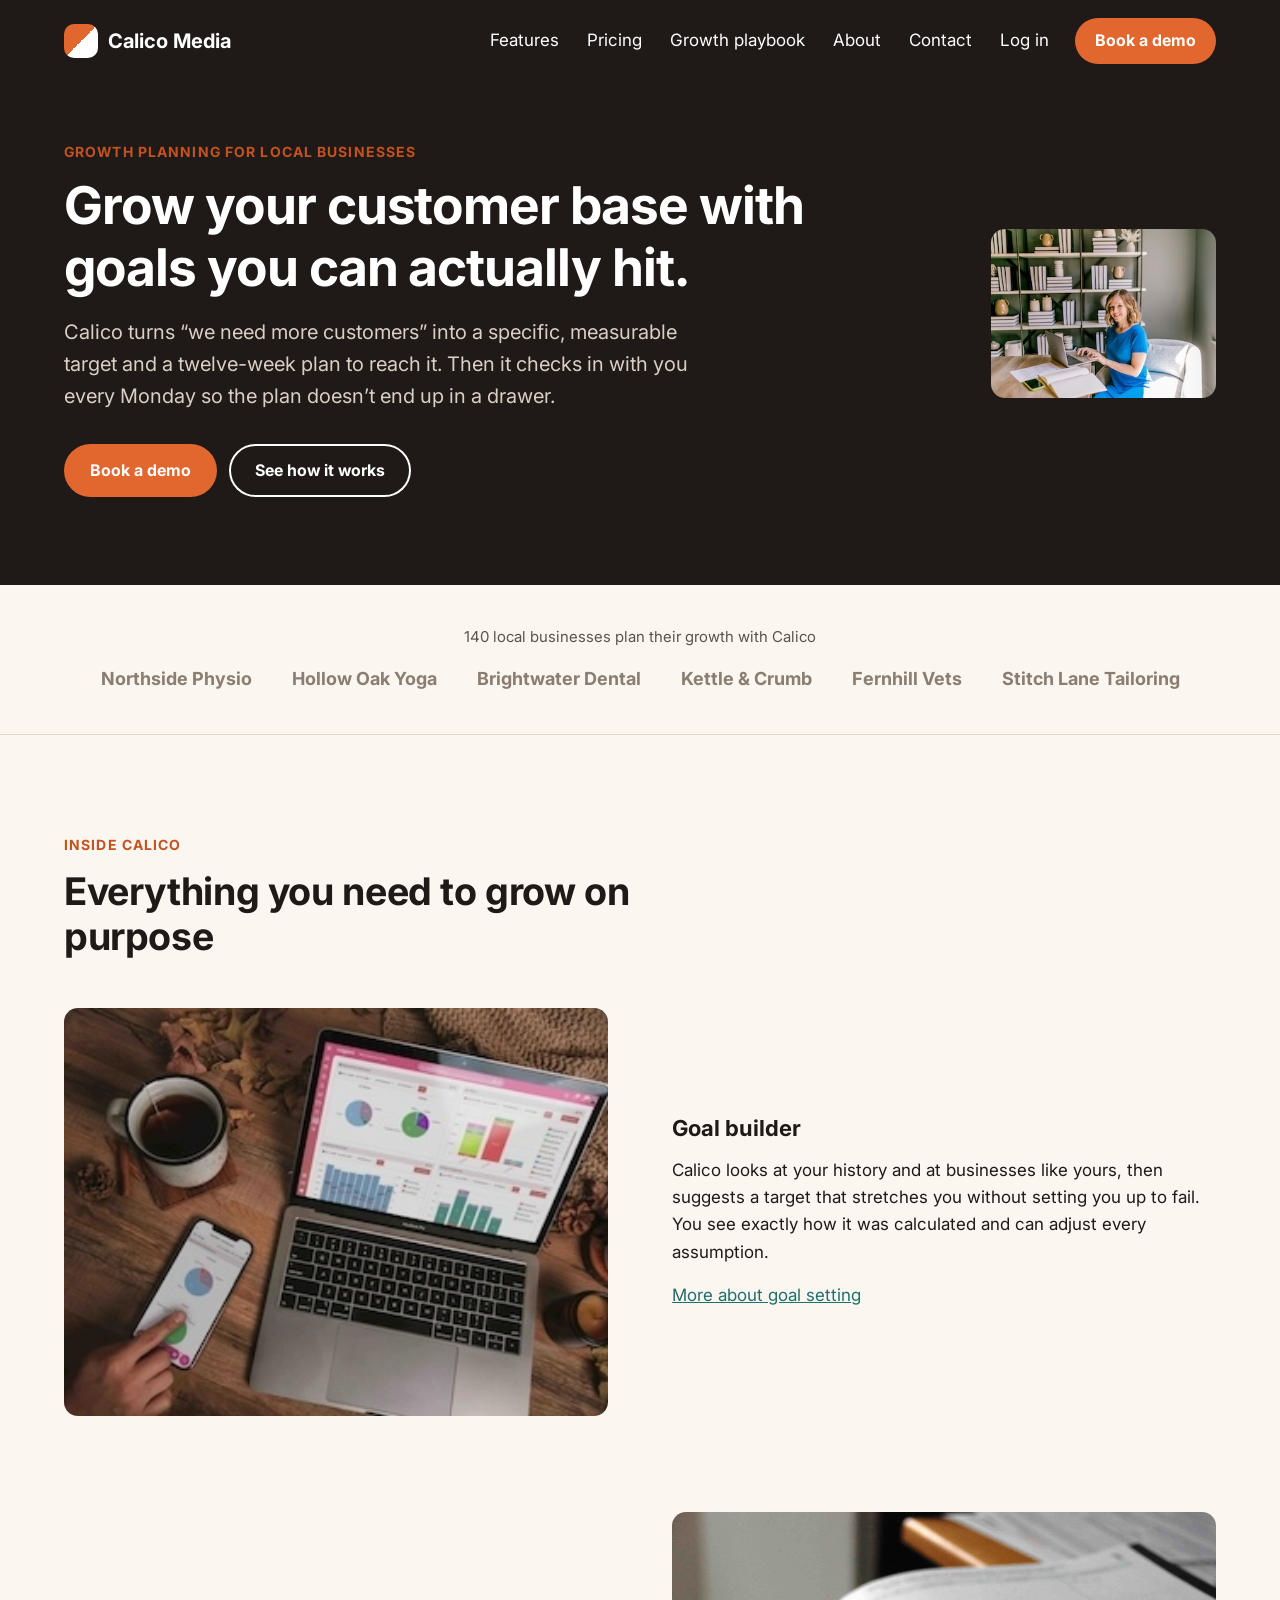
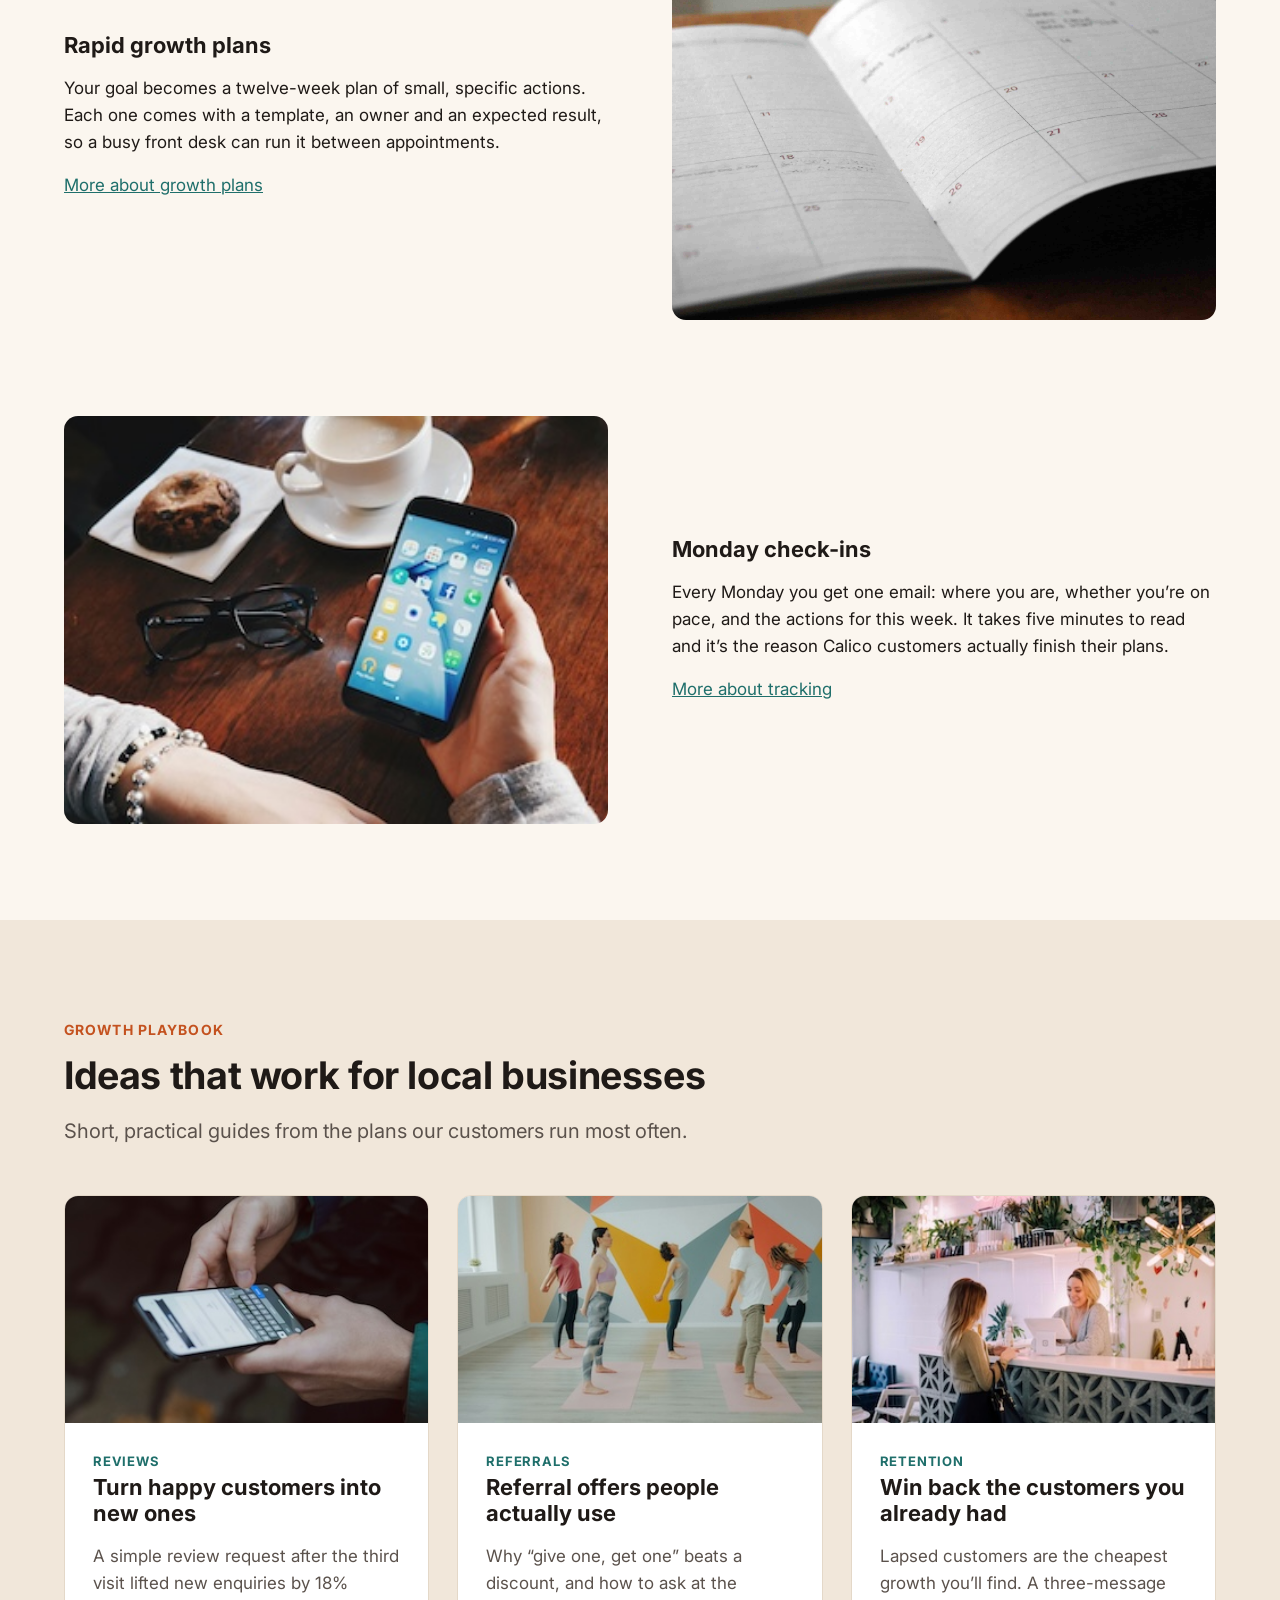
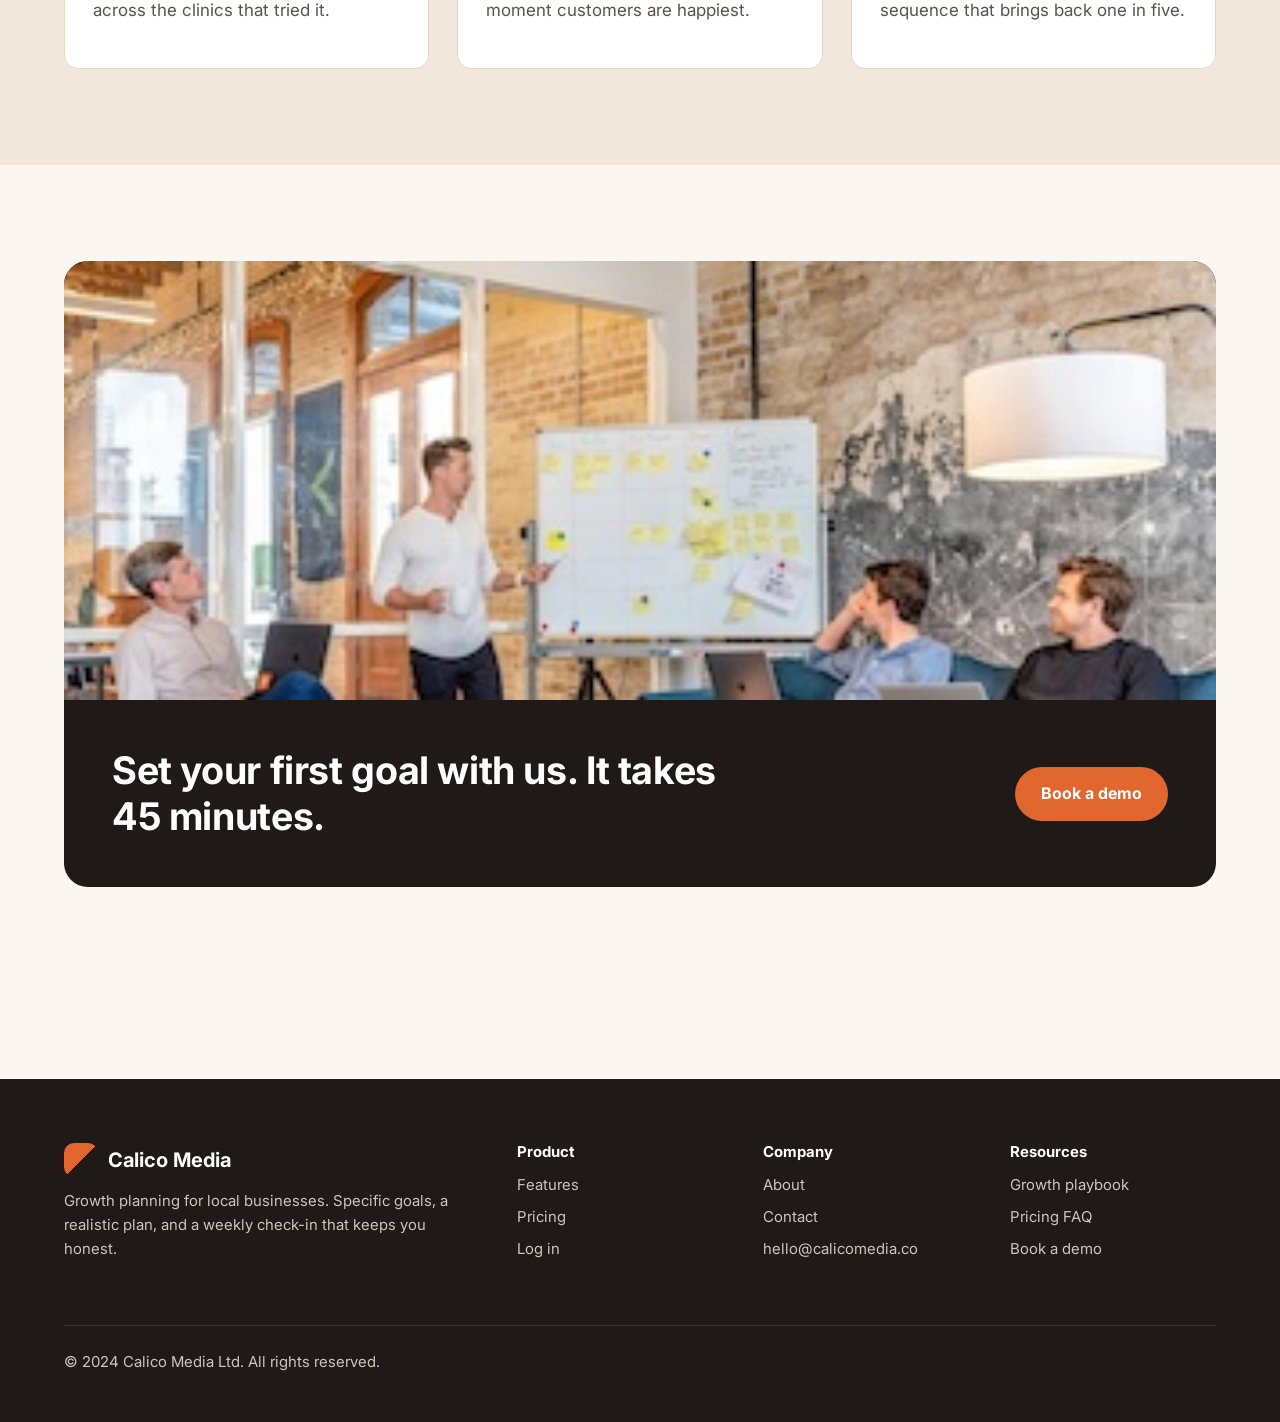
<file: public/index.html>
<!doctype html>
<html lang="en">

<head>
  <meta charset="utf-8" />
  <meta name="viewport" content="width=device-width, initial-scale=1" />
  <title>Calico Media | Growth planning for local businesses</title>
  <meta name="description"
    content="Calico helps local businesses grow their customer base with specific, measurable, realistic goals and a rapid growth plan you can run every week." />
  <link rel="stylesheet" href="css/styles.css" />
</head>

<body>
  <header class="site-header site-header--home">
    <div class="container">
      <a class="logo" href="index.html"><span class="logo-mark"></span>Calico Media</a>
      <nav aria-label="Main">
        <ul class="nav-links">
          <li><a href="features.html">Features</a></li>
          <li><a href="pricing.html">Pricing</a></li>
          <li><a href="#playbook">Growth playbook</a></li>
          <li><a href="about.html">About</a></li>
          <li><a href="contact.html">Contact</a></li>
          <li><a href="https://app.calicomedia.co/login">Log in</a></li>
          <li><a class="btn" href="contact.html">Book a demo</a></li>
        </ul>
        <button class="btn__menu" onclick="openMenu()">
          <svg xmlns="http://www.w3.org/2000/svg" width="24" height="24" viewBox="0 0 24 24" fill="none"
            stroke="currentColor" stroke-width="2" stroke-linecap="round" stroke-linejoin="round"
            class="btn__menu--svg">
            <line x1="3" y1="12" x2="21" y2="12"></line>
            <line x1="3" y1="6" x2="21" y2="6"></line>
            <line x1="3" y1="18" x2="21" y2="18"></line>
          </svg>
        </button>
      </nav>
      <div class="menu">
        <button class="btn__menu btn__menu--close" onclick="closeMenu()">
          <svg xmlns="http://www.w3.org/2000/svg" width="24" height="24" viewBox="0 0 24 24" fill="none"
            stroke="currentColor" stroke-width="2" stroke-linecap="round" stroke-linejoin="round"
            class="light___StyledCloseIcon-lj69nl-14 fASujC">
            <line x1="18" y1="6" x2="6" y2="18"></line>
            <line x1="6" y1="6" x2="18" y2="18"></line>
          </svg>
        </button>
        <div class="menu__links">
          <a href="#Features" class="menu__link" onclick="closeMenu()">Features</a>
          <a href="#pricing" class="menu__link" onclick="closeMenu()">Pricing</a>
          <a href="#playbook" class="menu__link" onclick="closeMenu()">Growth playbook</a>
          <a href="#contact__us" class="menu__link" onclick="closeMenu()">Contact</a>
          <a href="https://app.calicomedia.co/login" class="menu__link" onclick="closeMenu()">Log in</a>
          <a href="#Book a demo" class="menu__link menu__link--primary" onclick="closeMenu()">Book a demo</a>
        </div>
      </div>
    </div>
  </header>

  <main>
    <section class="hero">
      <div class="container hero-inner">
        <div class="hero-text">
          <span class="eyebrow">Growth planning for local businesses</span>
          <h1>Grow your customer base with goals you can actually hit.</h1>
          <p class="lead">
            Calico turns &ldquo;we need more customers&rdquo; into a specific,
            measurable target and a twelve-week plan to reach it. Then it
            checks in with you every Monday so the plan doesn&rsquo;t end up
            in a drawer.
          </p>
          <div class="hero-actions">
            <a class="btn" href="contact.html">Book a demo</a>
            <a class="btn btn--ghost" href="features.html">See how it works</a>
          </div>
        </div>
        <div class="hero-media">
          <img class="hero-image" src="images/hero-weekly-plan-600.jpeg" srcset="
                  images/hero-weekly-plan-600.jpeg  600w,
                  images/hero-weekly-plan-1200.jpeg 1200w,
                  images/hero-weekly-plan-1800.jpeg 1800w
                " sizes="(max-width: 600px) 100vw, 
           (max-width: 1200px) 50vw, 
           33vw" alt="A business owner at her desk with a laptop and an open planner" />
        </div>
      </div>
    </section>

    <section class="trust">
      <div class="container">
        <p>140 local businesses plan their growth with Calico</p>
        <ul class="trust-list">
          <li>Northside Physio</li>
          <li>Hollow Oak Yoga</li>
          <li>Brightwater Dental</li>
          <li>Kettle &amp; Crumb</li>
          <li>Fernhill Vets</li>
          <li>Stitch Lane Tailoring</li>
        </ul>
      </div>
    </section>

    <section class="section">
      <div class="container">
        <div class="section-intro">
          <span class="eyebrow">Inside Calico</span>
          <h2>Everything you need to grow on purpose</h2>
        </div>

        <div class="feature-row">
          <div class="feature-media">
            <img src="images/feature-goal-builder-600.jpeg" loading="lazy" srcset="
                  images/feature-goal-builder-600.jpeg  600w,
                  images/feature-goal-builder-1200.jpeg 1200w,
                  images/feature-goal-builder-1800.jpeg 1800w
                " sizes="(max-width: 600px) 100vw, 
           (max-width: 1200px) 50vw, 
           33vw" alt="Growth charts on a laptop and phone beside a cup of tea" />
          </div>
          <div>
            <h3>Goal builder</h3>
            <p>
              Calico looks at your history and at businesses like yours, then
              suggests a target that stretches you without setting you up to
              fail. You see exactly how it was calculated and can adjust every
              assumption.
            </p>
            <a href="features.html">More about goal setting</a>
          </div>
        </div>

        <div class="feature-row feature-row--reverse">
          <div class="feature-media">
            <img src="images/feature-growth-plan-600.jpeg" loading="lazy" srcset="
                  images/feature-growth-plan-600.jpeg  600w,
                  images/feature-growth-plan-1200.jpeg 1200w,
                  images/feature-growth-plan-1800.jpeg 1800w
                " sizes="(max-width: 600px) 100vw, 
           (max-width: 1200px) 50vw, 
           33vw" alt="An open planner showing the weeks ahead" />
          </div>
          <div>
            <h3>Rapid growth plans</h3>
            <p>
              Your goal becomes a twelve-week plan of small, specific actions.
              Each one comes with a template, an owner and an expected result,
              so a busy front desk can run it between appointments.
            </p>
            <a href="features.html">More about growth plans</a>
          </div>
        </div>

        <div class="feature-row">
          <div class="feature-media">
            <img src="images/feature-monday-checkin-600.jpeg" loading="lazy" srcset="
                  images/feature-monday-checkin-600.jpeg  600w,
                  images/feature-monday-checkin-1200.jpeg 1200w,
                  images/feature-monday-checkin-1800.jpeg 1800w
                " sizes="(max-width: 600px) 100vw, 
           (max-width: 1200px) 50vw, 
           33vw" alt="Checking a phone over coffee on a Monday morning" />
          </div>
          <div>
            <h3>Monday check-ins</h3>
            <p>
              Every Monday you get one email: where you are, whether
              you&rsquo;re on pace, and the actions for this week. It takes
              five minutes to read and it&rsquo;s the reason Calico customers
              actually finish their plans.
            </p>
            <a href="features.html">More about tracking</a>
          </div>
        </div>
      </div>
    </section>

    <section class="section section--sand" id="playbook">
      <div class="container">
        <div class="section-intro">
          <span class="eyebrow">Growth playbook</span>
          <h2>Ideas that work for local businesses</h2>
          <p class="lead">
            Short, practical guides from the plans our customers run most
            often.
          </p>
        </div>
        <div class="playbook-grid">
          <article class="card">
            <img src="images/playbook-reviews-600.jpeg" loading="lazy" srcset="
                  images/playbook-reviews-600.jpeg  600w,
                  images/playbook-reviews-1200.jpeg 1200w,
                  images/playbook-reviews-1800.jpeg 1800w
                " sizes="(max-width: 600px) 100vw, 
           (max-width: 1200px) 50vw, 
           33vw" alt="A customer typing a review on their phone" />

            <div class="card-body">
              <span class="card-tag">Reviews</span>
              <h3>Turn happy customers into new ones</h3>
              <p>
                A simple review request after the third visit lifted new
                enquiries by 18% across the clinics that tried it.
              </p>
            </div>
          </article>
          <article class="card">
            <img src="images/playbook-referrals-600.jpeg" loading="lazy" srcset="
                  images/playbook-referrals-600.jpeg  600w,
                  images/playbook-referrals-1200.jpeg 1200w,
                  images/playbook-referrals-1800.jpeg 1800w
                " sizes="(max-width: 600px) 100vw, 
           (max-width: 1200px) 50vw, 
           33vw" alt="A group class stretching together in a yoga studio" />
            <div class="card-body">
              <span class="card-tag">Referrals</span>
              <h3>Referral offers people actually use</h3>
              <p>
                Why &ldquo;give one, get one&rdquo; beats a discount, and how
                to ask at the moment customers are happiest.
              </p>
            </div>
          </article>
          <article class="card">
            <img src="images/playbook-rebooking-600.jpeg" loading="lazy" srcset="
                  images/playbook-rebooking-600.jpeg  600w,
                  images/playbook-rebooking-1200.jpeg 1200w,
                  images/playbook-rebooking-1800.jpeg 1800w
                " sizes="(max-width: 600px) 100vw, 
           (max-width: 1200px) 50vw, 
           33vw" alt="A customer at the front desk booking her next visit" />
            <div class="card-body">
              <span class="card-tag">Retention</span>
              <h3>Win back the customers you already had</h3>
              <p>
                Lapsed customers are the cheapest growth you&rsquo;ll find. A
                three-message sequence that brings back one in five.
              </p>
            </div>
          </article>
        </div>
      </div>
    </section>

    <section class="section">
      <div class="container">
        <div class="cta-band">
          <img src="images/team-workshop-600.jpeg" loading="lazy" srcset="
                images/team-workshop-600.jpeg  600w,
                images/team-workshop-1200.jpeg 1200w,
                images/team-workshop-1800.jpeg 1800w
              " sizes="(max-width: 600px) 100vw, 
            (max-width: 1200px) 50vw, 
            33vw" alt="The Calico Media team planning around a whiteboard" />
          <div class="cta-body">
            <h2>Set your first goal with us. It takes 45 minutes.</h2>
            <a class="btn" href="contact.html">Book a demo</a>
          </div>
        </div>
      </div>
    </section>
  </main>

  <footer class="site-footer">
    <div class="container">
      <div class="footer-grid">
        <div>
          <a class="logo" href="index.html"><span class="logo-mark"></span>Calico Media</a>
          <p>
            Growth planning for local businesses. Specific goals, a realistic
            plan, and a weekly check-in that keeps you honest.
          </p>
        </div>
        <div>
          <h4>Product</h4>
          <ul>
            <li><a href="features.html">Features</a></li>
            <li><a href="pricing.html">Pricing</a></li>
            <li><a href="https://app.calicomedia.co/login">Log in</a></li>
          </ul>
        </div>
        <div>
          <h4>Company</h4>
          <ul>
            <li><a href="about.html">About</a></li>
            <li><a href="contact.html">Contact</a></li>
            <li>
              <a href="mailto:hello@calicomedia.co">hello@calicomedia.co</a>
            </li>
          </ul>
        </div>
        <div>
          <h4>Resources</h4>
          <ul>
            <li><a href="index.html#playbook">Growth playbook</a></li>
            <li><a href="pricing.html#faq">Pricing FAQ</a></li>
            <li><a href="contact.html">Book a demo</a></li>
          </ul>
        </div>
      </div>
      <div class="footer-bottom">
        <p>&copy; 2024 Calico Media Ltd. All rights reserved.</p>
      </div>
    </div>
  </footer>
  <script src="js/contact.js"></script>
</body>

</html>
</file>
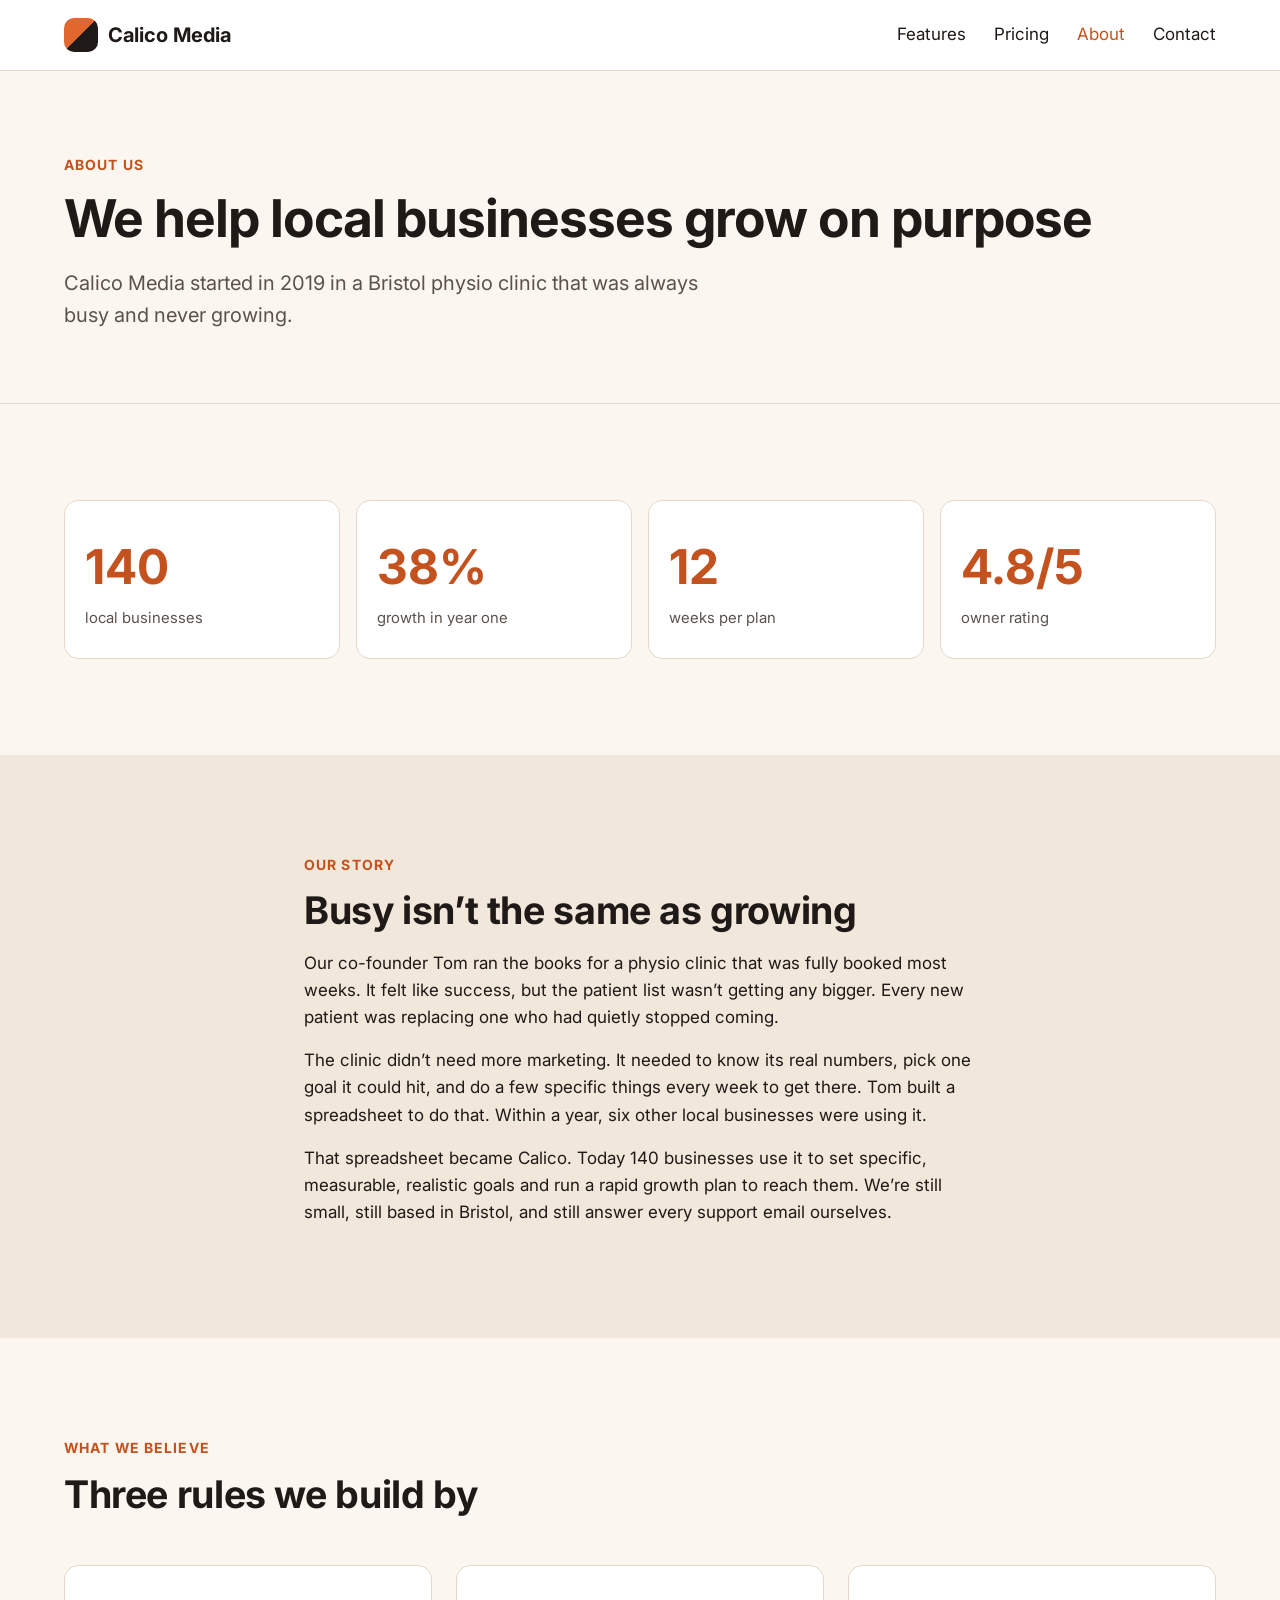
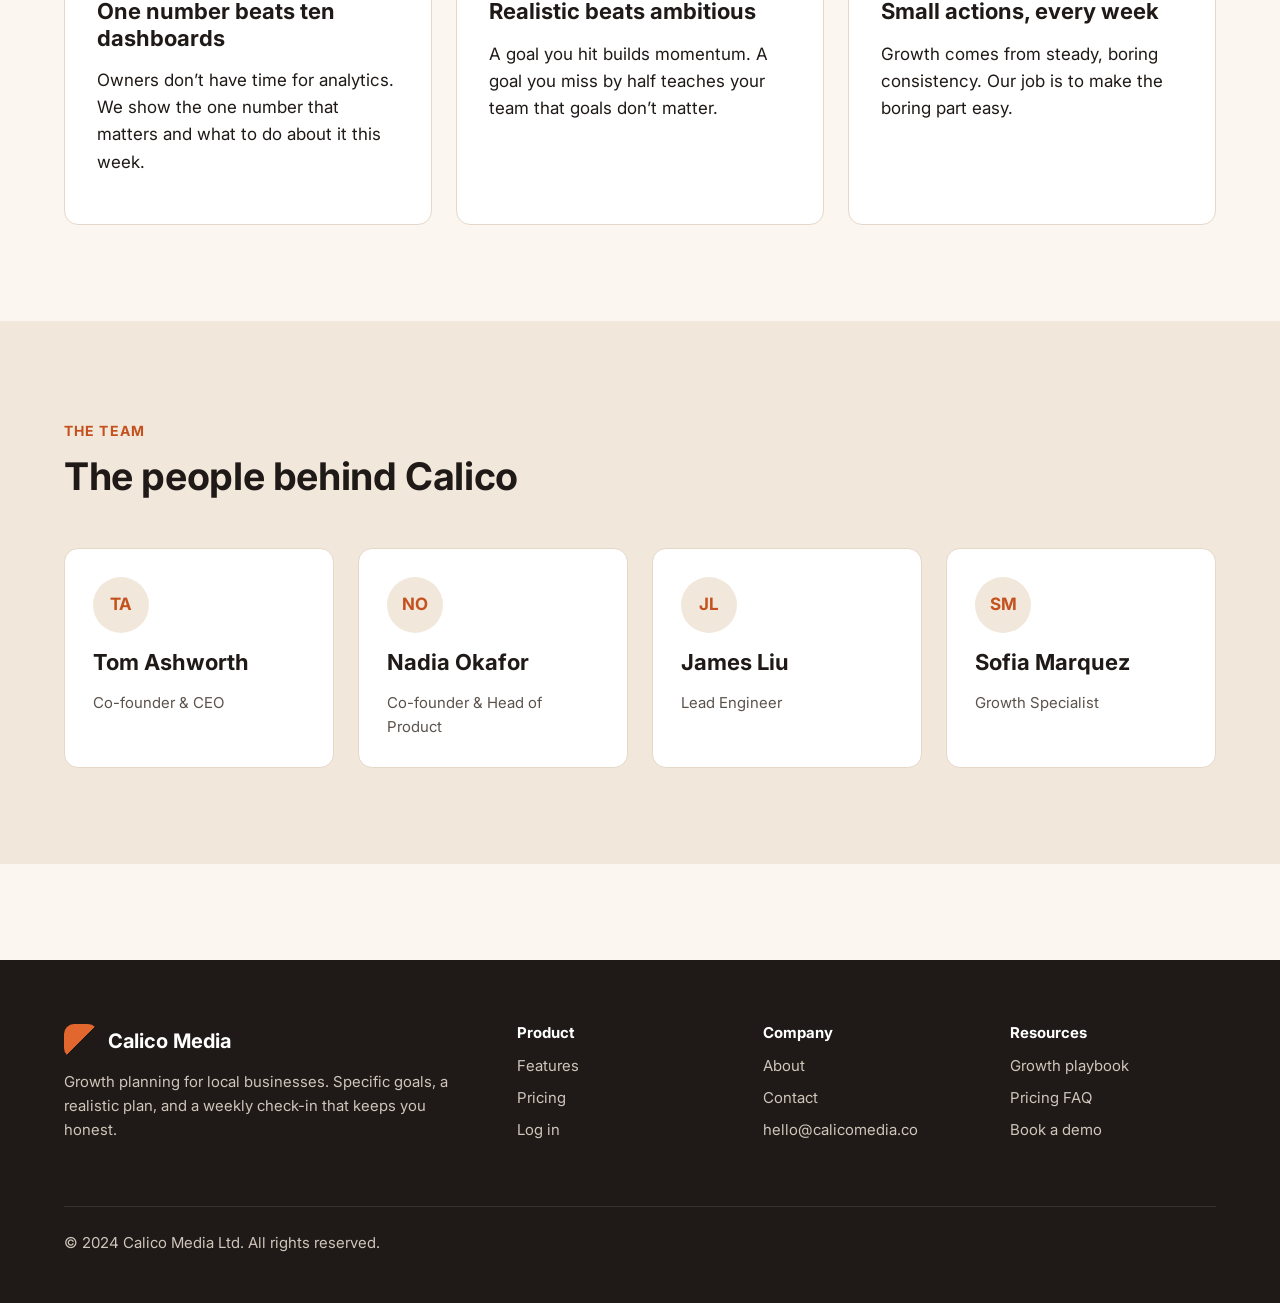
<file: public/about.html>
<!DOCTYPE html>
<html lang="en">
<head>
  <meta charset="utf-8">
  <meta name="viewport" content="width=device-width, initial-scale=1">
  <title>About | Calico Media</title>
  <meta name="description" content="Calico Media builds growth planning software for local businesses. Here is who we are and why we started.">
  <link rel="stylesheet" href="css/styles.css">
</head>
<body>
  <header class="site-header">
    <div class="container">
      <a class="logo" href="index.html"><span class="logo-mark"></span>Calico Media</a>
      <nav aria-label="Main">
        <ul class="nav-links">
          <li><a href="features.html">Features</a></li>
          <li><a href="pricing.html">Pricing</a></li>
          <li><a href="about.html" aria-current="page">About</a></li>
          <li><a href="contact.html">Contact</a></li>
        </ul>
      </nav>
    </div>
  </header>

  <main>
    <section class="page-header">
      <div class="container">
        <span class="eyebrow">About us</span>
        <h1>We help local businesses grow on purpose</h1>
        <p class="lead">Calico Media started in 2019 in a Bristol physio clinic that was always busy and never growing.</p>
      </div>
    </section>

    <section class="section">
      <div class="container">
        <div class="stats">
          <div class="stat">
            <span class="stat-number">140</span>
            <span class="stat-label">local businesses</span>
          </div>
          <div class="stat">
            <span class="stat-number">38%</span>
            <span class="stat-label">growth in year one</span>
          </div>
          <div class="stat">
            <span class="stat-number">12</span>
            <span class="stat-label">weeks per plan</span>
          </div>
          <div class="stat">
            <span class="stat-number">4.8/5</span>
            <span class="stat-label">owner rating</span>
          </div>
        </div>
      </div>
    </section>

    <section class="section section--sand">
      <div class="container prose">
        <span class="eyebrow">Our story</span>
        <h2>Busy isn&rsquo;t the same as growing</h2>
        <p>Our co-founder Tom ran the books for a physio clinic that was fully booked most weeks. It felt like success, but the patient list wasn&rsquo;t getting any bigger. Every new patient was replacing one who had quietly stopped coming.</p>
        <p>The clinic didn&rsquo;t need more marketing. It needed to know its real numbers, pick one goal it could hit, and do a few specific things every week to get there. Tom built a spreadsheet to do that. Within a year, six other local businesses were using it.</p>
        <p>That spreadsheet became Calico. Today 140 businesses use it to set specific, measurable, realistic goals and run a rapid growth plan to reach them. We&rsquo;re still small, still based in Bristol, and still answer every support email ourselves.</p>
      </div>
    </section>

    <section class="section">
      <div class="container">
        <div class="section-intro">
          <span class="eyebrow">What we believe</span>
          <h2>Three rules we build by</h2>
        </div>
        <div class="steps">
          <div class="step">
            <h3>One number beats ten dashboards</h3>
            <p>Owners don&rsquo;t have time for analytics. We show the one number that matters and what to do about it this week.</p>
          </div>
          <div class="step">
            <h3>Realistic beats ambitious</h3>
            <p>A goal you hit builds momentum. A goal you miss by half teaches your team that goals don&rsquo;t matter.</p>
          </div>
          <div class="step">
            <h3>Small actions, every week</h3>
            <p>Growth comes from steady, boring consistency. Our job is to make the boring part easy.</p>
          </div>
        </div>
      </div>
    </section>

    <section class="section section--sand">
      <div class="container">
        <div class="section-intro">
          <span class="eyebrow">The team</span>
          <h2>The people behind Calico</h2>
        </div>
        <div class="team-grid">
          <div class="person">
            <div class="avatar">TA</div>
            <h3>Tom Ashworth</h3>
            <p>Co-founder &amp; CEO</p>
          </div>
          <div class="person">
            <div class="avatar">NO</div>
            <h3>Nadia Okafor</h3>
            <p>Co-founder &amp; Head of Product</p>
          </div>
          <div class="person">
            <div class="avatar">JL</div>
            <h3>James Liu</h3>
            <p>Lead Engineer</p>
          </div>
          <div class="person">
            <div class="avatar">SM</div>
            <h3>Sofia Marquez</h3>
            <p>Growth Specialist</p>
          </div>
        </div>
      </div>
    </section>
  </main>

  <footer class="site-footer">
    <div class="container">
      <div class="footer-grid">
        <div>
          <a class="logo" href="index.html"><span class="logo-mark"></span>Calico Media</a>
          <p>Growth planning for local businesses. Specific goals, a realistic plan, and a weekly check-in that keeps you honest.</p>
        </div>
        <div>
          <h4>Product</h4>
          <ul>
            <li><a href="features.html">Features</a></li>
            <li><a href="pricing.html">Pricing</a></li>
            <li><a href="https://app.calicomedia.co/login">Log in</a></li>
          </ul>
        </div>
        <div>
          <h4>Company</h4>
          <ul>
            <li><a href="about.html">About</a></li>
            <li><a href="contact.html">Contact</a></li>
            <li><a href="mailto:hello@calicomedia.co">hello@calicomedia.co</a></li>
          </ul>
        </div>
        <div>
          <h4>Resources</h4>
          <ul>
            <li><a href="index.html#playbook">Growth playbook</a></li>
            <li><a href="pricing.html#faq">Pricing FAQ</a></li>
            <li><a href="contact.html">Book a demo</a></li>
          </ul>
        </div>
      </div>
      <div class="footer-bottom">
        <p>&copy; 2024 Calico Media Ltd. All rights reserved.</p>
      </div>
    </div>
  </footer>
</body>
</html>
</file>
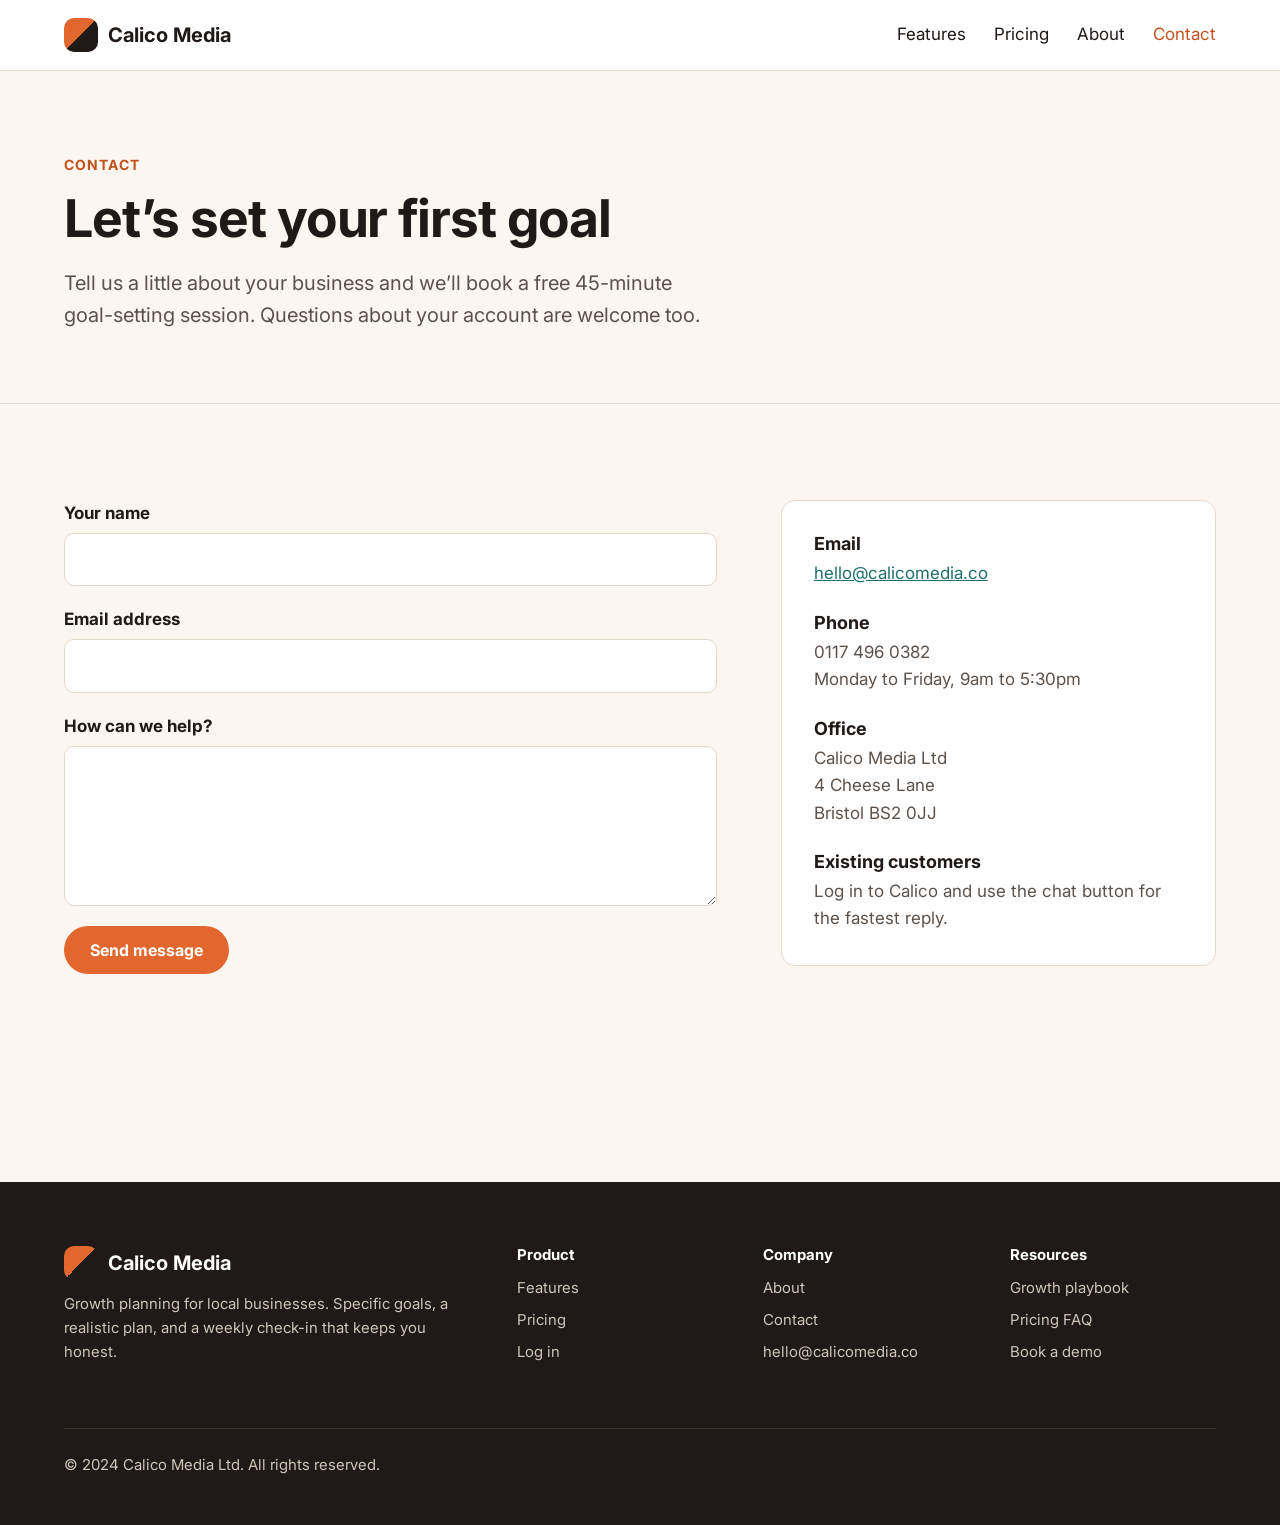
<file: public/contact.html>
<!DOCTYPE html>
<html lang="en">

<head>
  <meta charset="utf-8">
  <meta name="viewport" content="width=device-width, initial-scale=1">
  <title>Contact | Calico Media</title>
  <meta name="description" content="Book a demo or ask us a question. We reply within one business day.">
  <link rel="stylesheet" href="css/styles.css">
</head>

<body>
  <header class="site-header">
    <div class="container">
      <a class="logo" href="index.html"><span class="logo-mark"></span>Calico Media</a>
      <nav aria-label="Main">
        <ul class="nav-links">
          <li><a href="features.html">Features</a></li>
          <li><a href="pricing.html">Pricing</a></li>
          <li><a href="about.html">About</a></li>
          <li><a href="contact.html" aria-current="page">Contact</a></li>
        </ul>
      </nav>
    </div>
  </header>

  <main>
    <section class="page-header">
      <div class="container">
        <span class="eyebrow">Contact</span>
        <h1>Let&rsquo;s set your first goal</h1>
        <p class="lead">Tell us a little about your business and we&rsquo;ll book a free 45-minute goal-setting session.
          Questions about your account are welcome too.</p>
      </div>
    </section>

    <section class="section">
      <div class="container contact-layout">
        <form class="contact-form" id="contact-form" action="/contact" method="post">
          <label for="name">Your name</label>
          <input type="text" id="name" name="name" required>

          <label for="email">Email address</label>
          <input type="email" id="email" name="email" required>

          <label for="message">How can we help?</label>
          <textarea id="message" name="message" required></textarea>

          <button class="btn" type="submit">Send message</button>
          <p class="form-status" id="form-status" role="status"></p>
        </form>

        <aside class="contact-aside">
          <h3>Email</h3>
          <p><a href="mailto:hello@calicomedia.co">hello@calicomedia.co</a></p>
          <h3>Phone</h3>
          <p>0117 496 0382<br>Monday to Friday, 9am to 5:30pm</p>
          <h3>Office</h3>
          <p>Calico Media Ltd<br>4 Cheese Lane<br>Bristol BS2 0JJ</p>
          <h3>Existing customers</h3>
          <p>Log in to Calico and use the chat button for the fastest reply.</p>
        </aside>
      </div>
    </section>
  </main>

  <footer class="site-footer">
    <div class="container">
      <div class="footer-grid">
        <div>
          <a class="logo" href="index.html"><span class="logo-mark"></span>Calico Media</a>
          <p>Growth planning for local businesses. Specific goals, a realistic plan, and a weekly check-in that keeps
            you honest.</p>
        </div>
        <div>
          <h4>Product</h4>
          <ul>
            <li><a href="features.html">Features</a></li>
            <li><a href="pricing.html">Pricing</a></li>
            <li><a href="https://app.calicomedia.co/login">Log in</a></li>
          </ul>
        </div>
        <div>
          <h4>Company</h4>
          <ul>
            <li><a href="about.html">About</a></li>
            <li><a href="contact.html">Contact</a></li>
            <li><a href="mailto:hello@calicomedia.co">hello@calicomedia.co</a></li>
          </ul>
        </div>
        <div>
          <h4>Resources</h4>
          <ul>
            <li><a href="index.html#playbook">Growth playbook</a></li>
            <li><a href="pricing.html#faq">Pricing FAQ</a></li>
            <li><a href="contact.html">Book a demo</a></li>
          </ul>
        </div>
      </div>
      <div class="footer-bottom">
        <p>&copy; 2024 Calico Media Ltd. All rights reserved.</p>
      </div>
    </div>
  </footer>
  <script src="js/contact.js"></script>
</body>

</html>
</file>
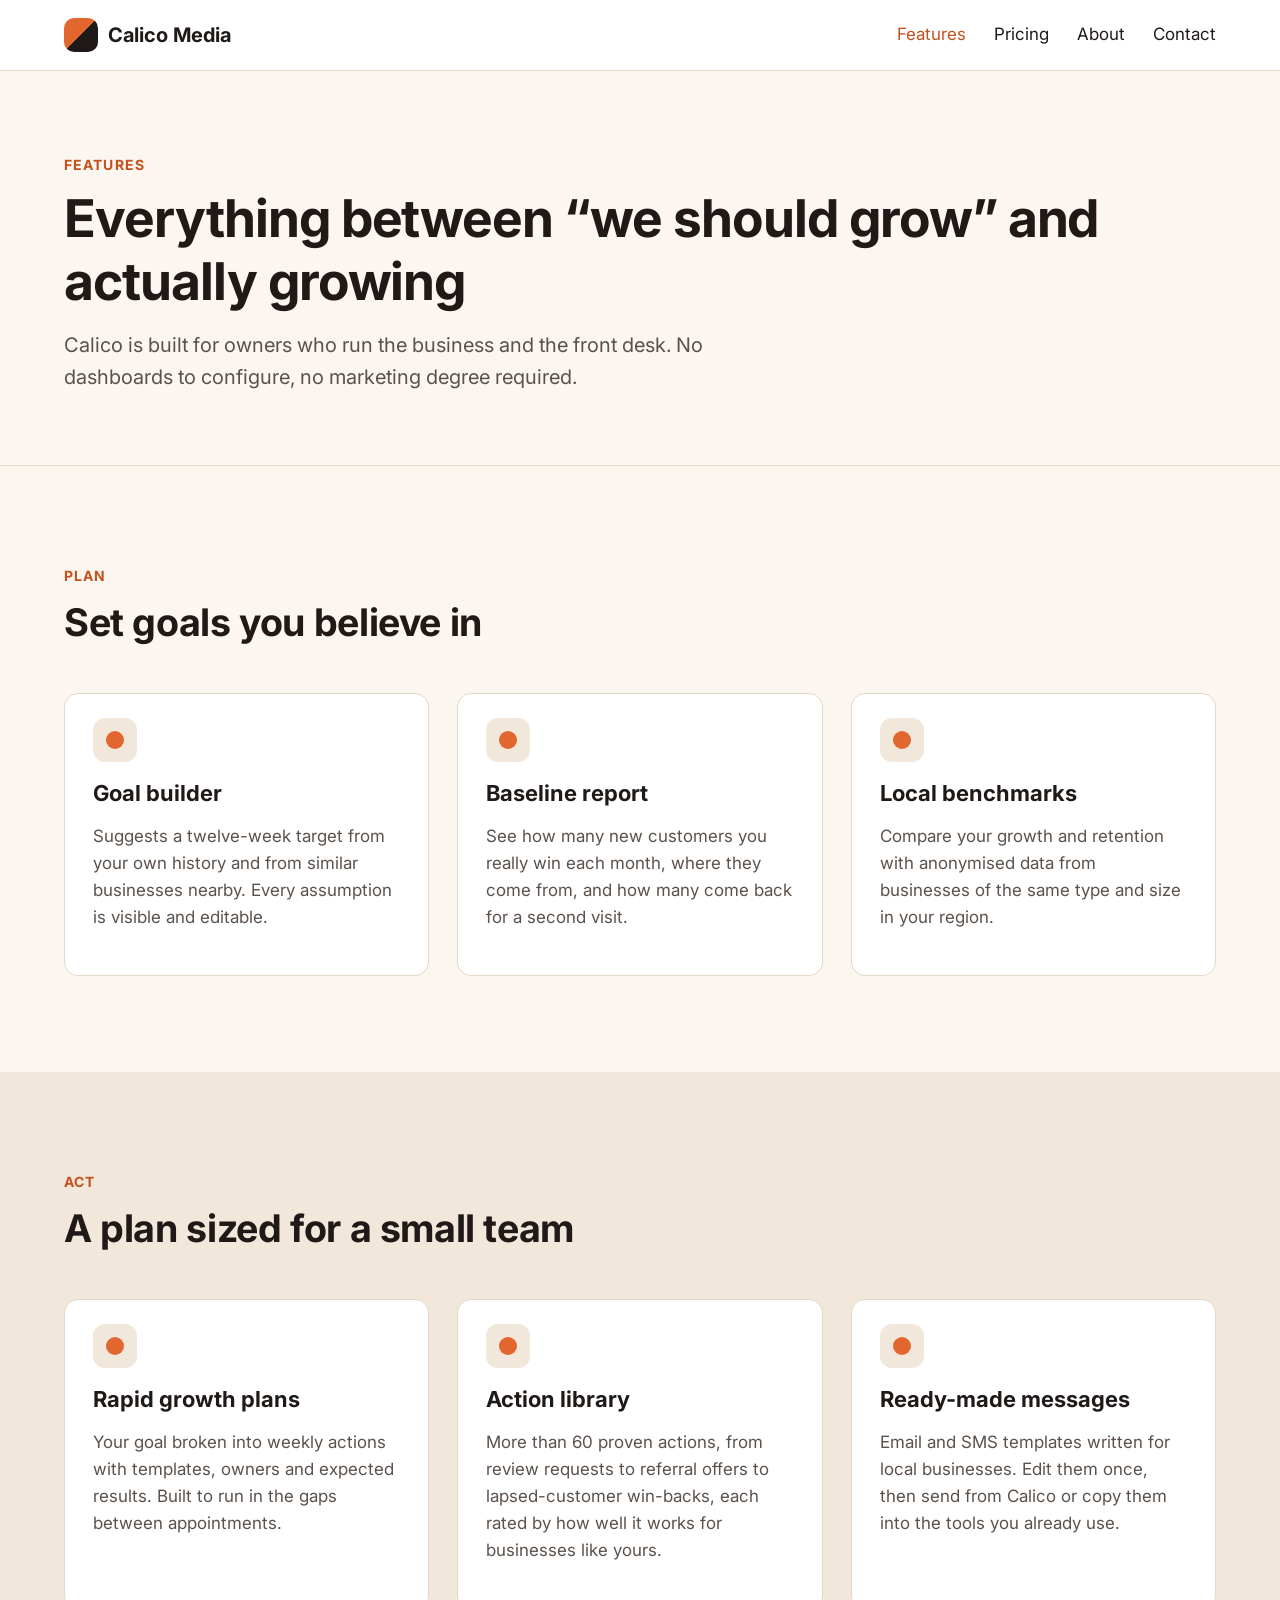
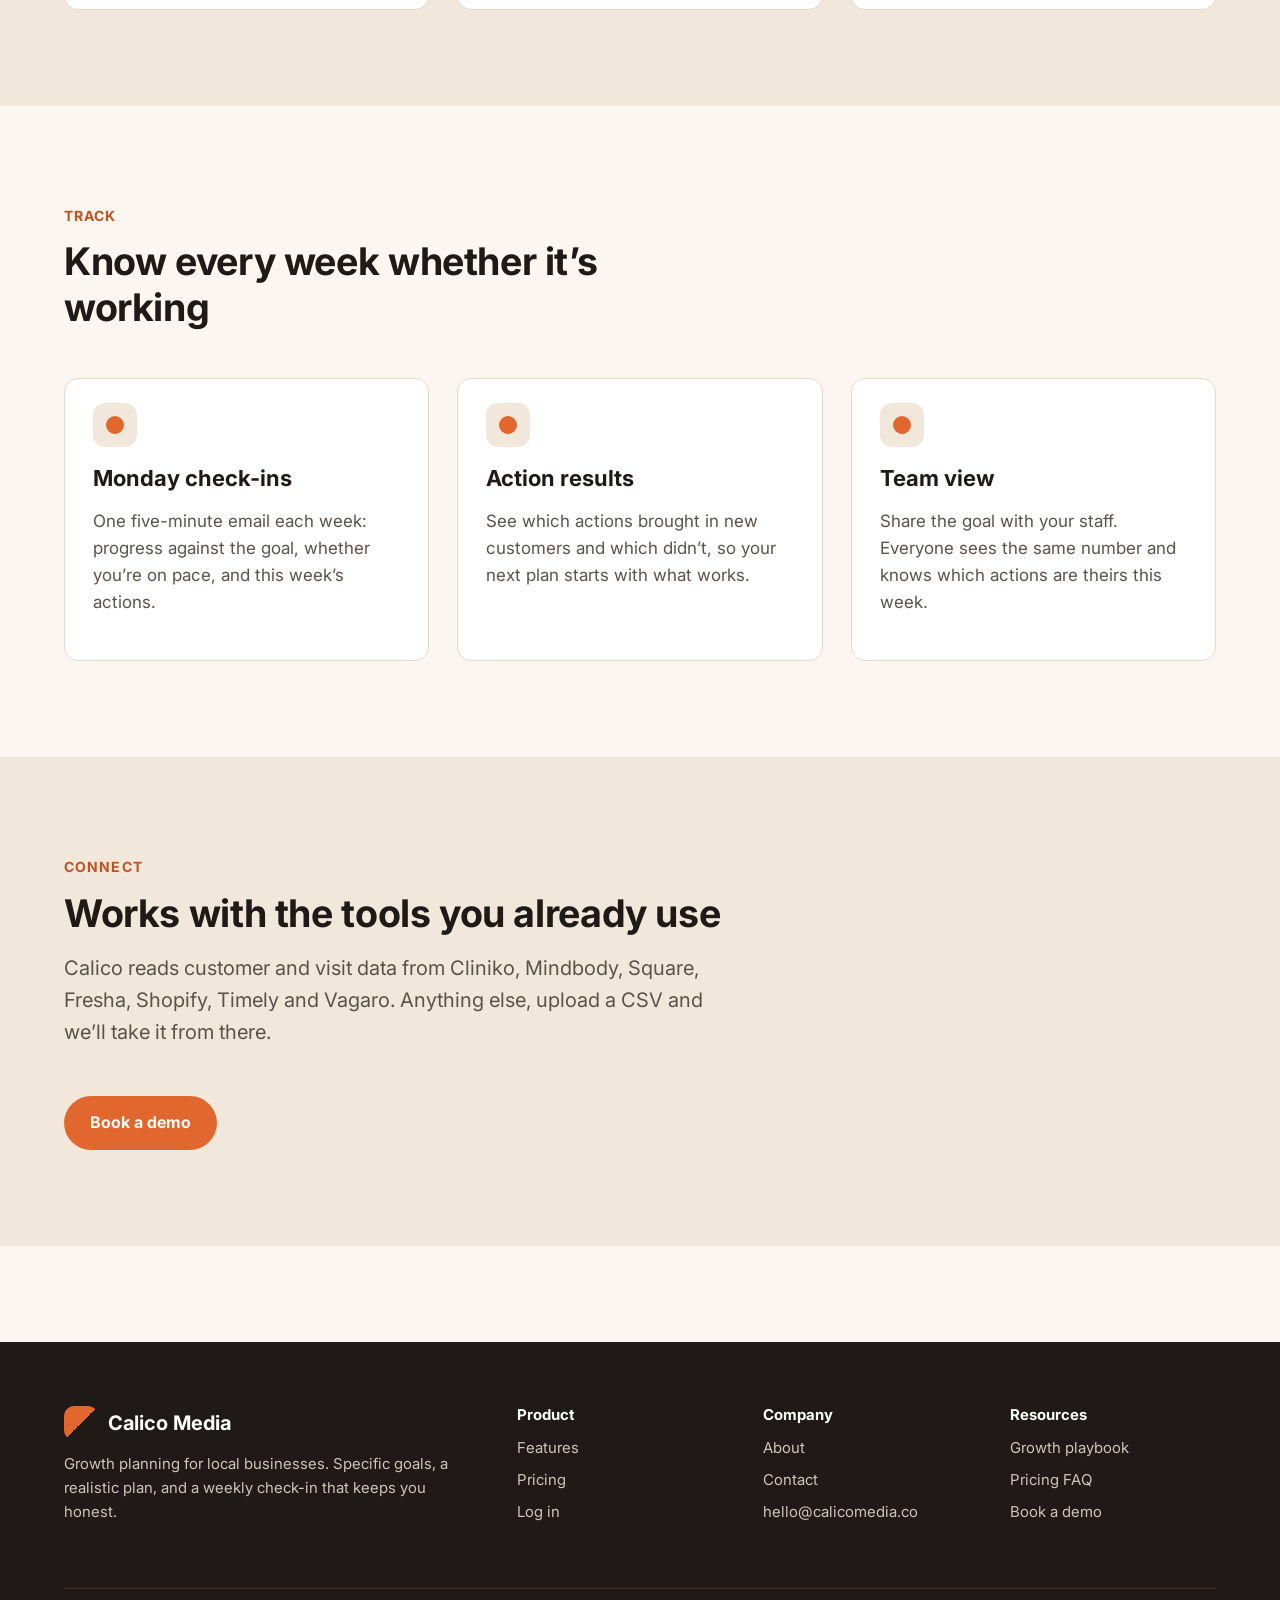
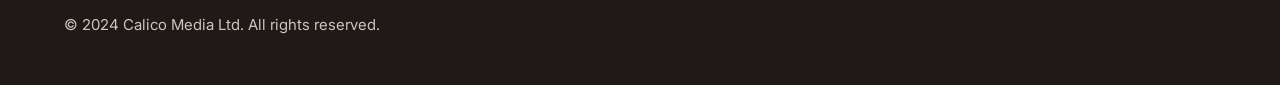
<file: public/features.html>
<!DOCTYPE html>
<html lang="en">
<head>
  <meta charset="utf-8">
  <meta name="viewport" content="width=device-width, initial-scale=1">
  <title>Features | Calico Media</title>
  <meta name="description" content="Goal builder, rapid growth plans, Monday check-ins and more. See everything Calico does to help local businesses grow.">
  <link rel="stylesheet" href="css/styles.css">
</head>
<body>
  <header class="site-header">
    <div class="container">
      <a class="logo" href="index.html"><span class="logo-mark"></span>Calico Media</a>
      <nav aria-label="Main">
        <ul class="nav-links">
          <li><a href="features.html" aria-current="page">Features</a></li>
          <li><a href="pricing.html">Pricing</a></li>
          <li><a href="about.html">About</a></li>
          <li><a href="contact.html">Contact</a></li>
        </ul>
      </nav>
    </div>
  </header>

  <main>
    <section class="page-header">
      <div class="container">
        <span class="eyebrow">Features</span>
        <h1>Everything between &ldquo;we should grow&rdquo; and actually growing</h1>
        <p class="lead">Calico is built for owners who run the business and the front desk. No dashboards to configure, no marketing degree required.</p>
      </div>
    </section>

    <section class="section">
      <div class="container">
        <div class="section-intro">
          <span class="eyebrow">Plan</span>
          <h2>Set goals you believe in</h2>
        </div>
        <div class="card-grid">
          <div class="card">
            <div class="card-body">
              <div class="icon-dot"></div>
              <h3>Goal builder</h3>
              <p>Suggests a twelve-week target from your own history and from similar businesses nearby. Every assumption is visible and editable.</p>
            </div>
          </div>
          <div class="card">
            <div class="card-body">
              <div class="icon-dot"></div>
              <h3>Baseline report</h3>
              <p>See how many new customers you really win each month, where they come from, and how many come back for a second visit.</p>
            </div>
          </div>
          <div class="card">
            <div class="card-body">
              <div class="icon-dot"></div>
              <h3>Local benchmarks</h3>
              <p>Compare your growth and retention with anonymised data from businesses of the same type and size in your region.</p>
            </div>
          </div>
        </div>
      </div>
    </section>

    <section class="section section--sand">
      <div class="container">
        <div class="section-intro">
          <span class="eyebrow">Act</span>
          <h2>A plan sized for a small team</h2>
        </div>
        <div class="card-grid">
          <div class="card">
            <div class="card-body">
              <div class="icon-dot"></div>
              <h3>Rapid growth plans</h3>
              <p>Your goal broken into weekly actions with templates, owners and expected results. Built to run in the gaps between appointments.</p>
            </div>
          </div>
          <div class="card">
            <div class="card-body">
              <div class="icon-dot"></div>
              <h3>Action library</h3>
              <p>More than 60 proven actions, from review requests to referral offers to lapsed-customer win-backs, each rated by how well it works for businesses like yours.</p>
            </div>
          </div>
          <div class="card">
            <div class="card-body">
              <div class="icon-dot"></div>
              <h3>Ready-made messages</h3>
              <p>Email and SMS templates written for local businesses. Edit them once, then send from Calico or copy them into the tools you already use.</p>
            </div>
          </div>
        </div>
      </div>
    </section>

    <section class="section">
      <div class="container">
        <div class="section-intro">
          <span class="eyebrow">Track</span>
          <h2>Know every week whether it&rsquo;s working</h2>
        </div>
        <div class="card-grid">
          <div class="card">
            <div class="card-body">
              <div class="icon-dot"></div>
              <h3>Monday check-ins</h3>
              <p>One five-minute email each week: progress against the goal, whether you&rsquo;re on pace, and this week&rsquo;s actions.</p>
            </div>
          </div>
          <div class="card">
            <div class="card-body">
              <div class="icon-dot"></div>
              <h3>Action results</h3>
              <p>See which actions brought in new customers and which didn&rsquo;t, so your next plan starts with what works.</p>
            </div>
          </div>
          <div class="card">
            <div class="card-body">
              <div class="icon-dot"></div>
              <h3>Team view</h3>
              <p>Share the goal with your staff. Everyone sees the same number and knows which actions are theirs this week.</p>
            </div>
          </div>
        </div>
      </div>
    </section>

    <section class="section section--sand">
      <div class="container">
        <div class="section-intro">
          <span class="eyebrow">Connect</span>
          <h2>Works with the tools you already use</h2>
          <p class="lead">Calico reads customer and visit data from Cliniko, Mindbody, Square, Fresha, Shopify, Timely and Vagaro. Anything else, upload a CSV and we&rsquo;ll take it from there.</p>
        </div>
        <a class="btn" href="contact.html">Book a demo</a>
      </div>
    </section>
  </main>

  <footer class="site-footer">
    <div class="container">
      <div class="footer-grid">
        <div>
          <a class="logo" href="index.html"><span class="logo-mark"></span>Calico Media</a>
          <p>Growth planning for local businesses. Specific goals, a realistic plan, and a weekly check-in that keeps you honest.</p>
        </div>
        <div>
          <h4>Product</h4>
          <ul>
            <li><a href="features.html">Features</a></li>
            <li><a href="pricing.html">Pricing</a></li>
            <li><a href="https://app.calicomedia.co/login">Log in</a></li>
          </ul>
        </div>
        <div>
          <h4>Company</h4>
          <ul>
            <li><a href="about.html">About</a></li>
            <li><a href="contact.html">Contact</a></li>
            <li><a href="mailto:hello@calicomedia.co">hello@calicomedia.co</a></li>
          </ul>
        </div>
        <div>
          <h4>Resources</h4>
          <ul>
            <li><a href="index.html#playbook">Growth playbook</a></li>
            <li><a href="pricing.html#faq">Pricing FAQ</a></li>
            <li><a href="contact.html">Book a demo</a></li>
          </ul>
        </div>
      </div>
      <div class="footer-bottom">
        <p>&copy; 2024 Calico Media Ltd. All rights reserved.</p>
      </div>
    </div>
  </footer>
</body>
</html>
</file>
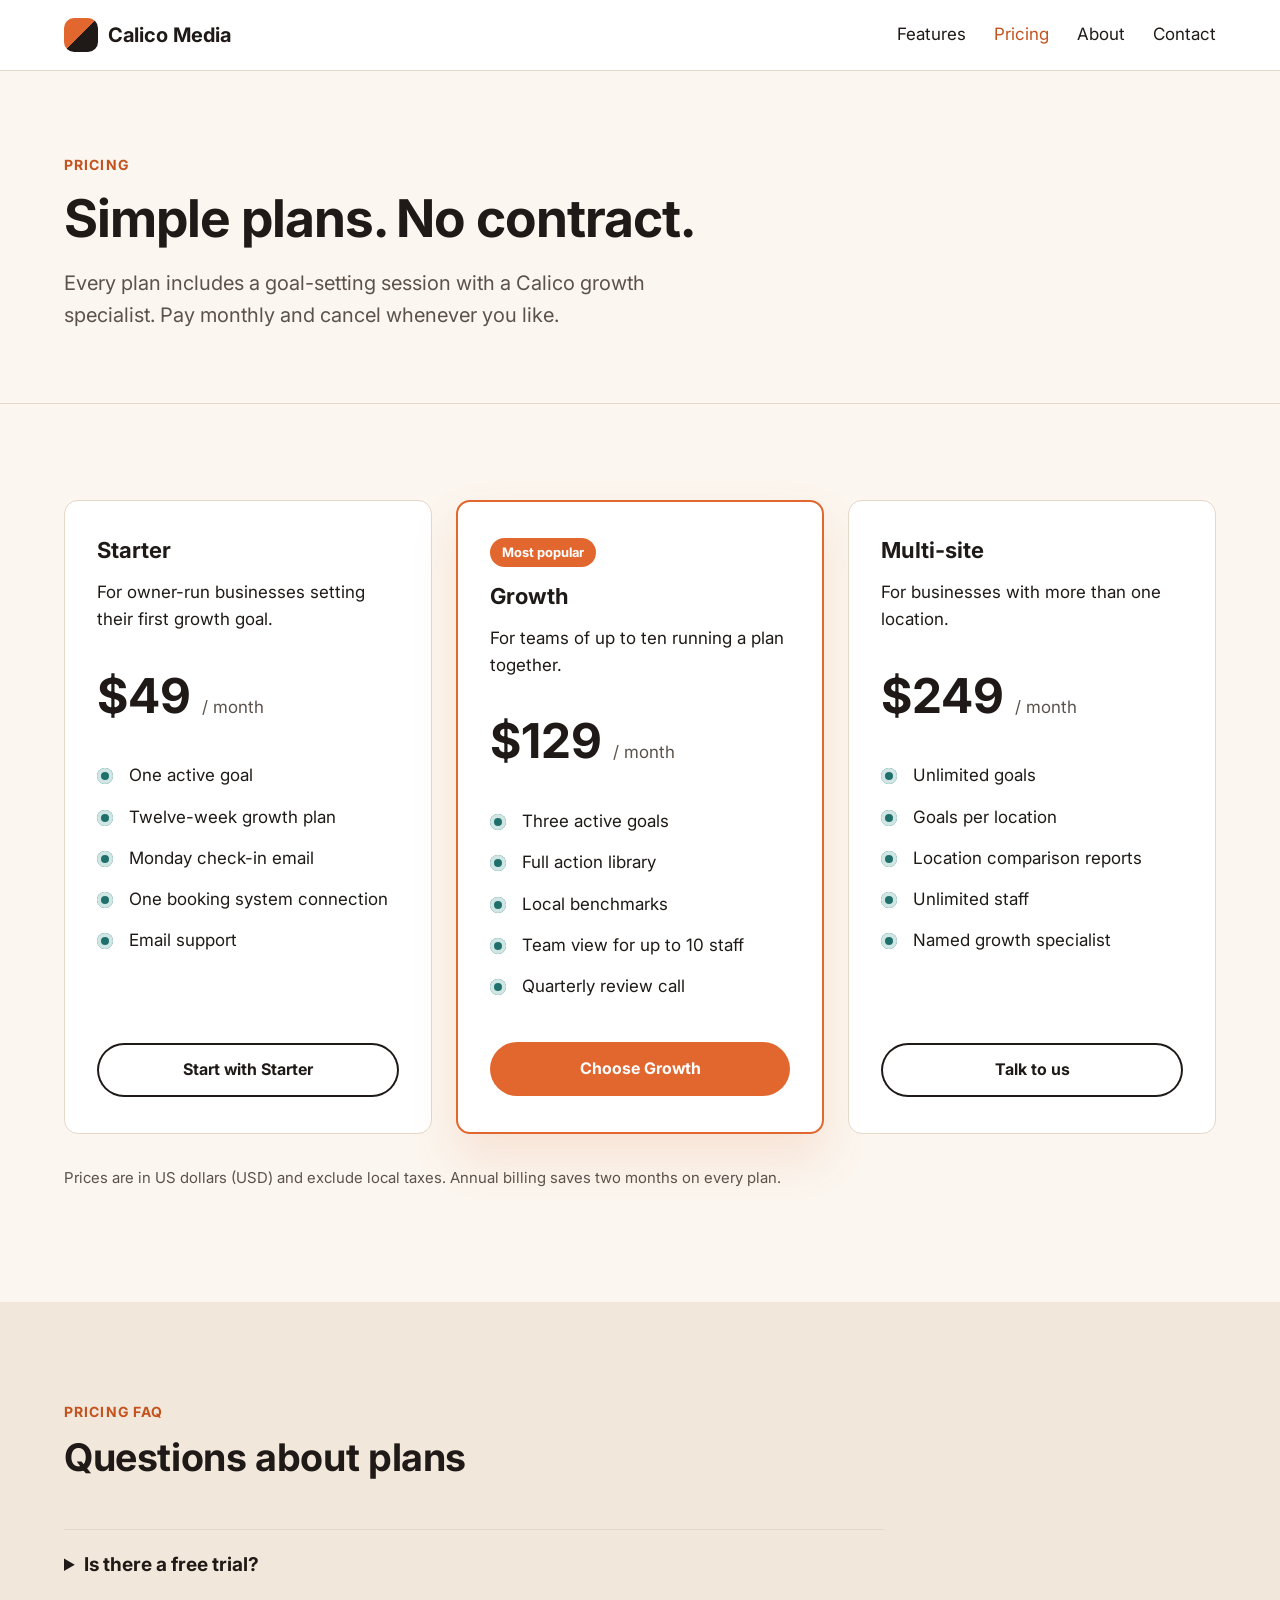
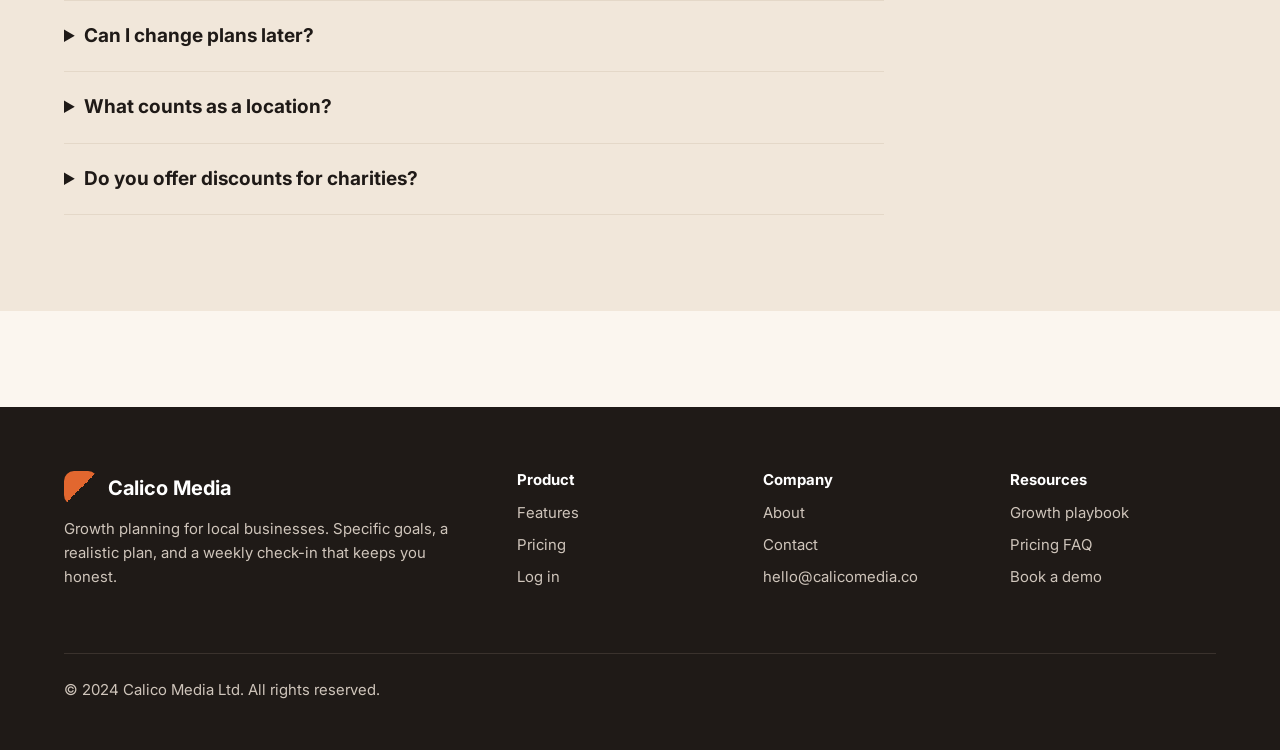
<file: public/pricing.html>
<!DOCTYPE html>
<html lang="en">

<head>
  <meta charset="utf-8">
  <meta name="viewport" content="width=device-width, initial-scale=1">
  <title>Pricing | Calico Media</title>
  <meta name="description" content="Simple monthly plans for local businesses. No contract, cancel any time.">
  <link rel="stylesheet" href="css/styles.css">
</head>

<body>
  <header class="site-header">
    <div class="container">
      <a class="logo" href="index.html"><span class="logo-mark"></span>Calico Media</a>
      <nav aria-label="Main">
        <ul class="nav-links">
          <li><a href="features.html">Features</a></li>
          <li><a href="pricing.html" aria-current="page">Pricing</a></li>
          <li><a href="about.html">About</a></li>
          <li><a href="contact.html">Contact</a></li>
        </ul>
      </nav>
    </div>
  </header>

  <main>
    <section class="page-header">
      <div class="container">
        <span class="eyebrow">Pricing</span>
        <h1>Simple plans. No contract.</h1>
        <p class="lead">Every plan includes a goal-setting session with a Calico growth specialist. Pay monthly and
          cancel whenever you like.</p>
      </div>
    </section>

    <section class="section">
      <div class="container">
        <div class="pricing-grid">
          <div class="pricing-card">
            <h3>Starter</h3>
            <p>For owner-run businesses setting their first growth goal.</p>
            <p class="price">$49 <small>/ month</small></p>
            <ul class="check-list">
              <li>One active goal</li>
              <li>Twelve-week growth plan</li>
              <li>Monday check-in email</li>
              <li>One booking system connection</li>
              <li>Email support</li>
            </ul>
            <a class="btn btn--ghost" href="contact.html">Start with Starter</a>
          </div>
          <div class="pricing-card pricing-card--featured">
            <span class="plan-badge">Most popular</span>
            <h3>Growth</h3>
            <p>For teams of up to ten running a plan together.</p>
            <p class="price">$129 <small>/ month</small></p>
            <ul class="check-list">
              <li>Three active goals</li>
              <li>Full action library</li>
              <li>Local benchmarks</li>
              <li>Team view for up to 10 staff</li>
              <li>Quarterly review call</li>
            </ul>
            <a class="btn" href="contact.html">Choose Growth</a>
          </div>
          <div class="pricing-card">
            <h3>Multi-site</h3>
            <p>For businesses with more than one location.</p>
            <p class="price">$249 <small>/ month</small></p>
            <ul class="check-list">
              <li>Unlimited goals</li>
              <li>Goals per location</li>
              <li>Location comparison reports</li>
              <li>Unlimited staff</li>
              <li>Named growth specialist</li>
            </ul>
            <a class="btn btn--ghost" href="contact.html">Talk to us</a>
          </div>
        </div>
        <p class="pricing-note">Prices are in US dollars (USD) and exclude local taxes. Annual billing saves two months
          on every plan.</p>
      </div>
    </section>

    <section class="section section--sand" id="faq">
      <div class="container">
        <div class="section-intro">
          <span class="eyebrow">Pricing FAQ</span>
          <h2>Questions about plans</h2>
        </div>
        <div class="faq">
          <details>
            <summary>Is there a free trial?</summary>
            <p>Instead of a trial we run a free 45-minute goal-setting session. You leave with a real goal and a draft
              plan, whether or not you sign up.</p>
          </details>
          <details>
            <summary>Can I change plans later?</summary>
            <p>Yes. Upgrade or downgrade from your account settings and we&rsquo;ll adjust your next invoice.</p>
          </details>
          <details>
            <summary>What counts as a location?</summary>
            <p>Any site with its own booking calendar or till. Mobile businesses with one calendar count as one
              location.</p>
          </details>
          <details>
            <summary>Do you offer discounts for charities?</summary>
            <p>Registered charities and community interest companies get 30% off any plan. Mention it when you book your
              demo.</p>
          </details>
        </div>
      </div>
    </section>
  </main>

  <footer class="site-footer">
    <div class="container">
      <div class="footer-grid">
        <div>
          <a class="logo" href="index.html"><span class="logo-mark"></span>Calico Media</a>
          <p>Growth planning for local businesses. Specific goals, a realistic plan, and a weekly check-in that keeps
            you honest.</p>
        </div>
        <div>
          <h4>Product</h4>
          <ul>
            <li><a href="features.html">Features</a></li>
            <li><a href="pricing.html">Pricing</a></li>
            <li><a href="https://app.calicomedia.co/login">Log in</a></li>
          </ul>
        </div>
        <div>
          <h4>Company</h4>
          <ul>
            <li><a href="about.html">About</a></li>
            <li><a href="contact.html">Contact</a></li>
            <li><a href="mailto:hello@calicomedia.co">hello@calicomedia.co</a></li>
          </ul>
        </div>
        <div>
          <h4>Resources</h4>
          <ul>
            <li><a href="index.html#playbook">Growth playbook</a></li>
            <li><a href="pricing.html#faq">Pricing FAQ</a></li>
            <li><a href="contact.html">Book a demo</a></li>
          </ul>
        </div>
      </div>
      <div class="footer-bottom">
        <p>&copy; 2024 Calico Media Ltd. All rights reserved.</p>
      </div>
    </div>
  </footer>
</body>

</html>
</file>
<file: public/css/styles.css>
/* Calico Media marketing site */

/* body {
  font-family: "manrope";
} */
/* 1. Register the Regular font weight */

@font-face {
  font-family: "Inter";
  src: url("./font/Inter_18pt-Regular.ttf") format("truetype");
  font-weight: 400;
  font-style: normal;
  font-display: swap;
}

/* 2. Register the Bold font weight */

@font-face {
  font-family: "Inter";
  src: url("./font/Inter_18pt-Bold.ttf") format("truetype");
  font-weight: 700;
  font-style: normal;
  font-display: swap;
}

/* 3. Apply Inter globally to your body and set default weight */
body {
  font-family: "Inter", sans-serif;
  font-weight: 400;
}

/* Ensure headings or bold tags use the 700 weight */
h1,
h2,
h3,
h4,
h5,
h6,
strong,
b {
  font-weight: 700;
}

:root {
  --ink: #1f1a17;
  --ink-soft: #5b524c;
  --cream: #fbf6ef;
  --sand: #f1e7da;
  --white: #ffffff;
  --orange: #e2672f;
  --orange-dark: #c4521f;
  --teal: #1f6f6b;
  --line: #e4d8c8;
  --radius: 14px;
}

*,
*::before,
*::after {
  box-sizing: border-box;
}
.btn__menu {
  display: none;
  color: orangered;
}
body {
  margin: 0;
  font-weight: 400;
  font-size: 17px;
  line-height: 1.6;
  color: var(--ink);
  background: var(--cream);
}

h1,
h2,
h3,
h4 {
  font-weight: 700;
  line-height: 1.2;
  margin: 0 0 16px;
}

h1 {
  font-size: 52px;
  letter-spacing: -0.02em;
}

h2 {
  font-size: 38px;
  letter-spacing: -0.01em;
}

h3 {
  font-size: 22px;
}

p {
  margin: 0 0 16px;
}

a {
  color: var(--teal);
}

img {
  max-width: 100%;
}

.container {
  max-width: 1200px;
  margin: 0 auto;
  padding: 0 24px;
}

.section {
  padding: 96px 0;
}

.section--sand {
  background: var(--sand);
}

.eyebrow {
  display: inline-block;
  font-size: 14px;
  font-weight: 700;
  letter-spacing: 0.08em;
  text-transform: uppercase;
  color: var(--orange-dark);
  margin-bottom: 12px;
}

.lead {
  font-size: 20px;
  color: var(--ink-soft);
  max-width: 640px;
}

.section-intro {
  max-width: 680px;
  margin-bottom: 48px;
}

.btn {
  display: inline-block;
  padding: 14px 26px;
  border-radius: 999px;
  background: var(--orange);
  color: var(--white);
  font-weight: 700;
  text-decoration: none;
  border: 0;
  font-size: 16px;
  font-family: inherit;
  cursor: pointer;
}

.btn:hover {
  background: var(--orange-dark);
}

.btn--ghost {
  background: transparent;
  color: inherit;
  box-shadow: inset 0 0 0 2px currentColor;
}

.btn--ghost:hover {
  background: rgba(255, 255, 255, 0.1);
}

/* Header */

.site-header {
  background: var(--white);
  border-bottom: 1px solid var(--line);
}

.site-header .container {
  display: flex;
  flex-wrap: wrap;
  align-items: center;
  justify-content: space-between;
  gap: 12px 32px;
  padding-top: 18px;
  padding-bottom: 18px;
}

.logo {
  display: flex;
  align-items: center;
  gap: 10px;
  flex-shrink: 0;
  font-size: 20px;
  font-weight: 700;
  color: var(--ink);
  text-decoration: none;
}

.logo-mark {
  width: 34px;
  height: 34px;
  border-radius: 10px;
  background: linear-gradient(
    135deg,
    var(--orange) 0%,
    var(--orange) 50%,
    var(--ink) 50%,
    var(--ink) 100%
  );
}

.nav-links {
  display: flex;
  flex-wrap: wrap;
  align-items: center;
  gap: 8px 28px;
  list-style: none;
  margin: 0;
  padding: 0;
}

.nav-links a {
  color: var(--ink);
  text-decoration: none;
}

.nav-links a:hover,
.nav-links a[aria-current="page"] {
  color: var(--orange-dark);
}

.site-header--home {
  background: var(--ink);
  border-bottom: 0;
}

.site-header--home .logo,
.site-header--home .nav-links a {
  color: var(--white);
}

.site-header--home .logo-mark {
  background: linear-gradient(
    135deg,
    var(--orange) 0%,
    var(--orange) 50%,
    var(--white) 50%,
    var(--white) 100%
  );
}

.site-header--home .container {
  flex-wrap: wrap;
}

.site-header--home nav {
  min-width: 0;
}

.site-header--home .nav-links {
  flex-wrap: wrap;
  gap: 0;
}

.site-header--home .nav-links li {
  min-width: 0;
}

.site-header--home .nav-links a {
  display: block;
  padding: 0 14px;
  white-space: nowrap;
}

.site-header--home .nav-links li:last-child {
  flex-shrink: 0;
}

.site-header--home .nav-links .btn {
  margin-left: 12px;
  padding: 10px 20px;
}

/* Home hero */

.hero {
  background: var(--ink);
  color: var(--white);
  padding: 56px 0 88px;
}

.hero-inner {
  display: flex;
  align-items: center;
  gap: 56px;
}

.hero-text {
  flex: 1;
}

.hero-text .lead {
  color: #d9cfc5;
}

.hero-actions {
  display: flex;
  flex-wrap: wrap;
  gap: 12px;
  margin-top: 32px;
}

/* .hero-media {
  width: 100%;
  flex-shrink: 1;
  max-width: ;
} */

.hero-image {
  width: 100%;
  aspect-ratio: 4 / 3;
  object-fit: cover;
  border-radius: var(--radius);
  display: center;
  max-width: 100%;
  max-height: auto;
}

/* Trust strip */

.trust {
  padding: 40px 0;
  border-bottom: 1px solid var(--line);
  text-align: center;
}

.trust p {
  color: var(--ink-soft);
  font-size: 15px;
}

.trust-list {
  display: flex;
  flex-wrap: wrap;
  justify-content: center;
  gap: 12px 40px;
  list-style: none;
  margin: 0;
  padding: 0;
  font-weight: 700;
  font-size: 18px;
  color: #8a7d72;
}

/* Steps */

.steps {
  display: grid;
  grid-template-columns: repeat(auto-fit, minmax(240px, 1fr));
  gap: 24px;
}

.step {
  background: var(--white);
  border: 1px solid var(--line);
  border-radius: var(--radius);
  padding: 32px;
}

.step-number {
  display: inline-flex;
  align-items: center;
  justify-content: center;
  width: 40px;
  height: 40px;
  border-radius: 50%;
  background: var(--sand);
  color: var(--orange-dark);
  font-weight: 700;
  margin-bottom: 16px;
}

/* Check list */

.check-list {
  list-style: none;
  margin: 24px 0 0;
  padding: 0;
}

.check-list li {
  position: relative;
  padding-left: 32px;
  margin-bottom: 14px;
}

.check-list li::before {
  content: "";
  position: absolute;
  left: 0;
  top: 6px;
  width: 16px;
  height: 16px;
  border-radius: 50%;
  background: var(--teal);
  box-shadow: inset 0 0 0 4px #cfe6e4;
}

/* FAQ */

.faq {
  max-width: 820px;
}

.faq details {
  border-top: 1px solid var(--line);
  padding: 20px 0;
}

.faq details:last-child {
  border-bottom: 1px solid var(--line);
}

.faq summary {
  font-weight: 700;
  font-size: 19px;
  cursor: pointer;
}

.faq details p {
  margin-top: 12px;
  color: var(--ink-soft);
}

/* Feature rows */

.feature-row {
  display: grid;
  grid-template-columns: 1fr 1fr;
  gap: 64px;
  align-items: center;
  margin-bottom: 96px;
}

.feature-row:last-child {
  margin-bottom: 0;
}

.feature-row--reverse .feature-media {
  order: 2;
}

.feature-media img {
  display: block;
  width: 100%;
  aspect-ratio: 4 / 3;
  object-fit: cover;
  border-radius: var(--radius);
}

/* Playbook */

/* .playbook-grid {
  display: grid;
  grid-template-columns: repeat(3, 1fr);
  gap: 28px;
} */
.playbook-grid {
  display: grid;
  grid-template-columns: repeat(auto-fit, minmax(300px, 1fr));
  gap: 28px;
}
/* Card grid */

.card-grid {
  display: grid;
  grid-template-columns: repeat(3, 1fr);
  gap: 28px;
}

.card {
  background: var(--white);
  border: 1px solid var(--line);
  border-radius: var(--radius);
  overflow: hidden;
}

.card img {
  display: block;
  width: 100%;
  aspect-ratio: 16 / 10;
  object-fit: cover;
}

.card-body {
  padding: 24px 28px 28px;
}

.card-body p {
  color: var(--ink-soft);
}

.card-tag {
  font-size: 13px;
  font-weight: 700;
  text-transform: uppercase;
  letter-spacing: 0.06em;
  color: var(--teal);
}

.icon-dot {
  width: 44px;
  height: 44px;
  border-radius: 12px;
  background: var(--sand);
  margin-bottom: 18px;
  position: relative;
}

.icon-dot::after {
  content: "";
  position: absolute;
  inset: 13px;
  border-radius: 50%;
  background: var(--orange);
}

/* CTA band */

.cta-band {
  background: var(--ink);
  color: var(--white);
  border-radius: 24px;
  overflow: hidden;
}

.cta-band img {
  display: block;
  width: 100%;
  aspect-ratio: 21 / 8;
  object-fit: cover;
}

.cta-body {
  padding: 48px;
  display: flex;
  flex-wrap: wrap;
  align-items: center;
  justify-content: space-between;
  gap: 24px;
}

.cta-body h2 {
  margin: 0;
  max-width: 620px;
}

/* Page header (inner pages) */

.page-header {
  padding: 80px 0 56px;
  border-bottom: 1px solid var(--line);
}

/* Pricing */

.pricing-grid {
  display: grid;
  grid-template-columns: repeat(auto-fit, minmax(260px, 1fr));
  gap: 24px;
  align-items: stretch;
}

.pricing-card {
  background: var(--white);
  border: 1px solid var(--line);
  border-radius: var(--radius);
  padding: 36px 32px;
  display: flex;
  flex-direction: column;
}

.pricing-card--featured {
  border: 2px solid var(--orange);
  box-shadow: 0 24px 48px rgba(226, 103, 47, 0.14);
}

.plan-badge {
  align-self: flex-start;
  font-size: 13px;
  font-weight: 700;
  background: var(--orange);
  color: var(--white);
  border-radius: 999px;
  padding: 4px 12px;
  margin-bottom: 16px;
}

.price {
  font-size: 48px;
  font-weight: 700;
  margin: 8px 0 4px;
}

.price small {
  font-size: 17px;
  font-weight: 400;
  color: var(--ink-soft);
}

.pricing-card .check-list {
  flex: 1;
  margin-bottom: 28px;
}

.pricing-card .btn {
  text-align: center;
}

.pricing-note {
  margin-top: 32px;
  color: var(--ink-soft);
  font-size: 15px;
}

/* About */

.stats {
  display: grid;
  grid-template-columns: repeat(auto-fit, minmax(160px, 1fr));
  gap: 16px;
}

.stat {
  background: var(--white);
  border: 1px solid var(--line);
  border-radius: var(--radius);
  padding: 28px 20px;
}

.stat-number {
  display: block;
  font-size: 48px;
  font-weight: 700;
  color: var(--orange-dark);
}

.stat-label {
  display: block;
  font-size: 15px;
  color: var(--ink-soft);
}

.prose {
  max-width: 720px;
}

.team-grid {
  display: grid;
  grid-template-columns: repeat(auto-fit, minmax(220px, 1fr));
  gap: 24px;
}

.person {
  background: var(--white);
  border: 1px solid var(--line);
  border-radius: var(--radius);
  padding: 28px;
}

.avatar {
  width: 56px;
  height: 56px;
  border-radius: 50%;
  background: var(--sand);
  color: var(--orange-dark);
  display: flex;
  align-items: center;
  justify-content: center;
  font-weight: 700;
  margin-bottom: 16px;
}

.person p {
  color: var(--ink-soft);
  font-size: 15px;
  margin: 0;
}

/* Contact */

.contact-layout {
  display: grid;
  grid-template-columns: 3fr 2fr;
  gap: 64px;
}

.contact-form label {
  display: block;
  font-weight: 700;
  margin-bottom: 6px;
}

.contact-form input,
.contact-form textarea {
  display: block;
  width: 100%;
  font: inherit;
  padding: 12px 14px;
  border: 1px solid var(--line);
  border-radius: 10px;
  background: var(--white);
  margin-bottom: 20px;
}

.contact-form textarea {
  min-height: 160px;
  resize: vertical;
}

.form-status {
  margin-top: 16px;
  font-weight: 700;
}

.form-status--success {
  color: var(--teal);
}

.form-status--error {
  color: #b3261e;
}

.contact-aside {
  background: var(--white);
  border: 1px solid var(--line);
  border-radius: var(--radius);
  padding: 32px;
  align-self: start;
}

.contact-aside h3 {
  font-size: 18px;
  margin-top: 24px;
  margin-bottom: 6px;
}

.contact-aside h3:first-child {
  margin-top: 0;
}

.contact-aside p {
  color: var(--ink-soft);
  margin: 0;
}

/* Footer */

.site-footer {
  background: var(--ink);
  color: #cfc5bb;
  padding: 64px 0 32px;
  margin-top: 96px;
  font-size: 15px;
}

.footer-grid {
  display: grid;
  grid-template-columns: 2fr 1fr 1fr 1fr;
  gap: 40px;
}

.site-footer h4 {
  color: var(--white);
  font-size: 15px;
  margin-bottom: 12px;
}

.site-footer ul {
  list-style: none;
  margin: 0;
  padding: 0;
}

.site-footer li {
  margin-bottom: 8px;
}

.site-footer a {
  color: #cfc5bb;
  text-decoration: none;
}

.site-footer a:hover {
  color: var(--white);
}

.site-footer .logo {
  color: var(--white);
  margin-bottom: 12px;
}

.footer-bottom {
  border-top: 1px solid #3a322d;
  margin-top: 48px;
  padding-top: 24px;
}
.
/* --- Mobile Menu Base Styles --- */

.btn__menu {
  background-color: transparent;
  border: none;
  display: none;
  cursor: pointer;
  transition: all 300ms ease;
}

.btn__menu--svg:hover {
  filter: invert(26%) sepia(94%) saturate(7476%) hue-rotate(261deg)
    brightness(94%) contrast(115%);
}
.menu {
  position: fixed;
  top: 0;
  right: 0;
  width: 100vw;
  height: 100vh;
  background-color: var(--ink);
  display: flex;
  flex-direction: column;
  justify-content: center;
  align-items: center;
  z-index: 999;

  visibility: hidden;
  opacity: 0;
  transform: translateX(100%);
  transition: all 0.3s ease-in-out;
}

/* 2. Shown when the body has the .menu--open class */
body.menu--open {
  overflow: hidden;
}

body.menu--open .menu {
  visibility: visible;
  opacity: 1;
  transform: translateX(0);
}

.btn__menu--close {
  position: fixed;
  top: 24px;
  right: 24px;
  background: transparent;
  border: none;
  cursor: pointer;
}

.btn__menu--close svg {
  color: var(--white);
}

.menu__links {
  list-style: none;
  padding: 0;
  margin: 0;
  display: flex;
  flex-direction: column;
  align-items: center;
  gap: 20px;
}

.menu__link {
  color: var(--white);
  font-size: 22px;
  font-weight: 600;
  text-decoration: none;
}

.menu__link--primary {
  color: #f7fafc;
  padding: 12px 32px;
  background: var(--orange);
  border-radius: 500px;
  border: none;
}
/* Enable hamburger button on mobile/tablet */
@media (max-width: 768px) {
  .nav-links {
    display: none;
  }
  .btn__menu {
    display: block;
  }
}
/* Enable hamburger button on mobile/tablet */
@media (max-width: 768px) {
  .nav-links {
    display: none;
  }
  .btn__menu {
    display: block;
  }
}
/* When the body has the class, show the menu */

@media (max-width: 768px) {
  h1 {
    font-size: 40px;
    flex-wrap: wrap;
  }
  p {
    font-size: 16px;
  }

  h2 {
    font-size: 30px;
  }

  .section {
    padding: 64px 0;
  }

  .feature-row {
    grid-template-columns: 1fr;
    gap: 32px;
    margin-bottom: 64px;
  }

  .feature-row--reverse .feature-media {
    order: 0;
  }

  .card-grid {
    grid-template-columns: repeat(2, 1fr);
  }

  .contact-layout {
    grid-template-columns: 1fr;
    gap: 40px;
  }

  .footer-grid {
    grid-template-columns: 1fr 1fr;
  }
  .hero-inner {
    flex-direction: column-reverse;
    gap: 32px;
    overflow: hidden;
  }
  .hero-image {
    object-fit: scale-down;
    max-width: 100%;
    flex-shrink: 1;
    align-items: center;
  }
  .nav-links {
    display: none;
  }
  .btn__menu {
    display: block;
  }
  .playbook-grid {
    display: flex;
    flex-direction: column;
    gap: 28px;
  }

  .menu--open {
    max-height: 100vh;
    overflow-y: hidden;
    display: block;
    align-items: center;
  }
  /* 1. Hide the menu by default on mobile */
  .menu {
    display: none;
  }

  /* 2. Show the menu when the body has the 'menu--open' class */
  body.menu--open .menu {
    display: block; /* Or 'flex' depending on your layout */
  }
  /* --- Mobile Menu Styles --- */

  .btn__menu {
    background-color: transparent;
    border: none;
    display: none;
    cursor: pointer;
    transition: all 300ms ease;
  }

  .btn__menu--svg:hover {
    filter: invert(26%) sepia(94%) saturate(7476%) hue-rotate(261deg)
      brightness(94%) contrast(115%);
  }

  /* 1. The menu container hidden by default */
  .menu {
    position: fixed;
    top: 0;
    right: 0;
    width: 100vw;
    height: 100vh;
    background-color: var(--ink); /* Matches your dark theme */
    display: flex;
    flex-direction: column;
    justify-content: center;
    align-items: center;
    z-index: 999;

    /* Hidden state */
    visibility: hidden;
    opacity: 0;
    transform: translateX(100%);
    transition: all 0.3s ease-in-out;
  }

  /* 2. Shown when the body has the .menu--open class */
  body.menu--open {
    overflow: hidden; /* Prevents background scrolling when menu is open */
  }

  body.menu--open .menu {
    visibility: visible;
    opacity: 1;
    transform: translateX(0);
  }

  .menu__links {
    list-style: none;
    padding: 0;
    margin: 0;
    display: flex;
    flex-direction: column;
    align-items: center;
    gap: 20px;
  }

  .menu__link {
    color: var(--white);
    font-size: 22px;
    font-weight: 600;
    text-decoration: none;
  }

  /* Enable hamburger button only on mobile/tablet */
  @media (max-width: 768px) {
    .nav-links {
      display: none;
    }
    .btn__menu {
      display: block;
    }
  }
}

@media (max-width: 480px) {
  h1 {
    font-size: 24px;
    flex-wrap: wrap;
  }
  p {
    font-size: 16px;
  }

  .card-grid {
    grid-template-columns: 1fr;
  }

  .cta-body {
    padding: 32px 24px;
  }

  .footer-grid {
    grid-template-columns: 1fr;
  }
  .hero-inner {
    gap: 24px;
    flex-direction: column-reverse;
    overflow: hidden;
  }
  .hero-image,
  .hero-media {
    object-fit: scale-down;
    max-width: 100%;
    flex-shrink: 1;
  }
  .nav-links {
    display: none;
  }

  .playbook-grid {
    display: flex;
    flex-direction: column;
    gap: 28px;
  }
  body.menu--open .menu {
    display: block;
  }

  /* 2. Show the menu when the body has the 'menu--open' class */
  .menu--open .menu {
    display: block; /* Or 'flex' depending on your layout */
  }
  /* --- Mobile Menu Styles --- */

  .btn__menu {
    background-color: transparent;
    border: none;
    display: none;
    cursor: pointer;
    transition: all 300ms ease;
  }

  .btn__menu--svg:hover {
    filter: invert(26%) sepia(94%) saturate(7476%) hue-rotate(261deg)
      brightness(94%) contrast(115%);
  }

  /* 1. The menu container hidden by default */
  .menu {
    position: fixed;
    top: 0;
    right: 0;
    width: 100vw;
    height: 100vh;
    background-color: var(--ink); /* Matches your dark theme */
    display: flex;
    flex-direction: column;
    justify-content: center;
    align-items: center;
    z-index: 999;

    /* Hidden state */
    visibility: hidden;
    opacity: 0;
    transform: translateX(100%);
    transition: all 0.3s ease-in-out;
  }

  /* 2. Shown when the body has the .menu--open class */
  body.menu--open {
    overflow: hidden; /* Prevents background scrolling when menu is open */
  }

  body.menu--open .menu {
    visibility: visible;
    opacity: 1;
    transform: translateX(0);
  }

  .btn__menu--close {
    position: fixed;
    top: 24px;
    right: 24px;
    background: transparent;
    border: none;
    font-size: 24px;
    color: var(--white);
    cursor: pointer;
  }

  .menu__links {
    list-style: none;
    padding: 0;
    margin: 0;
    display: flex;
    flex-direction: column;
    align-items: center;
    gap: 20px;
  }

  .menu__link {
    color: var(--white);
    font-size: 22px;
    font-weight: 600;
    text-decoration: none;
  }

  /* Enable hamburger button only on mobile/tablet */
  @media (max-width: 768px) {
    .nav-links {
      display: none;
    }
    .btn__menu {
      display: block;
    }
  }
}
</file>
